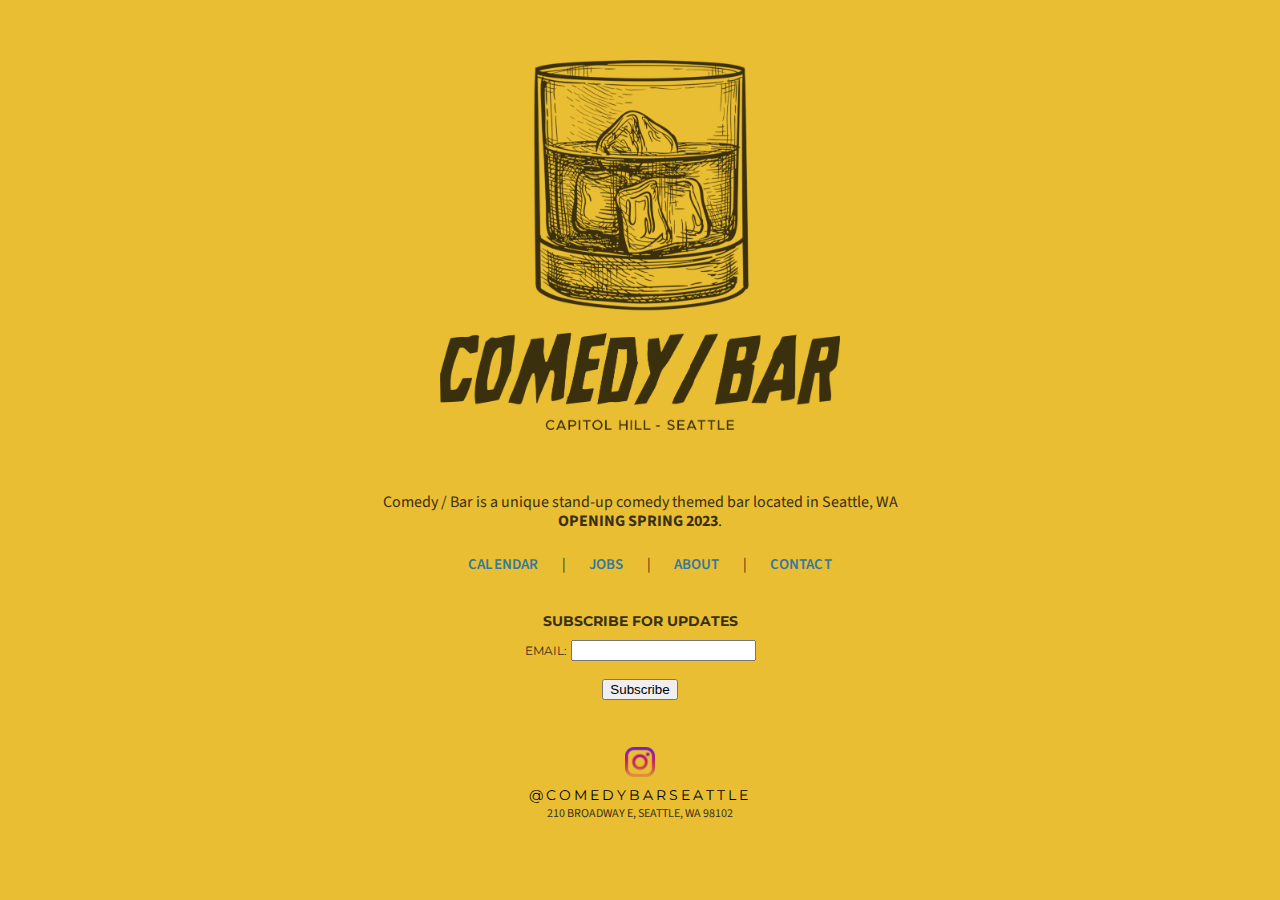
<file: index.html>
<!DOCTYPE html>
<html lang="en">
  <head>
    <meta charset="UTF-8">
    <meta name="viewport" content="width=device-width, initial-scale=1.0">
    <meta http-equiv="X-UA-Compatible" content="ie=edge">

    <!-- Primary Meta Tags -->
    <title>COMEDY BAR SEATTLE - STANDUP COMEDY IN THE HEART OF CAPITOL HILL</title>
    <meta name="title" content="COMEDY BAR SEATTLE">
    <meta name="description" content="Comedy Bar is a unique stand-up comedy themed bar located in Seattle, WA. It offers a lively atmosphere where patrons can enjoy a night of laughter and great drinks. With a focus on stand-up comedy performances by local comedians, Comedy Bar sets itself apart from traditional bars by offering live entertainment six nights a week. The bar serves an extensive selection of draft beer, wine, and delicious cocktails, making it the perfect spot for a night out with friends or a date. Whether you're in the mood for a craft cocktail or a cold beer, Comedy Bar has something for everyone.">

    <!-- Open Graph / Facebook -->
    <meta property="og:type" content="website">
    <meta property="og:url" content="http://comedybarseattle.com/">
    <meta property="og:title" content="COMEDY BAR SEATTLE">
    <meta property="og:description" content="Comedy Bar is a unique stand-up comedy themed bar located in Seattle, WA. It offers a lively atmosphere where patrons can enjoy a night of laughter and great drinks. With a focus on stand-up comedy performances by local comedians, Comedy Bar sets itself apart from traditional bars by offering live entertainment six nights a week. The bar serves an extensive selection of draft beer, wine, and delicious cocktails, making it the perfect spot for a night out with friends or a date. Whether you're in the mood for a craft cocktail or a cold beer, Comedy Bar has something for everyone.">
    <meta property="og:image" content="http://comedybarseattle.com/img/share.png">

    <!-- Twitter -->
    <meta property="twitter:card" content="summary_large_image">
    <meta property="twitter:url" content="http://comedybarseattle.com/">
    <meta property="twitter:title" content="COMEDY BAR SEATTLE">
    <meta property="twitter:description" content="Comedy Bar is a unique stand-up comedy themed bar located in Seattle, WA. It offers a lively atmosphere where patrons can enjoy a night of laughter and great drinks. With a focus on stand-up comedy performances by local comedians, Comedy Bar sets itself apart from traditional bars by offering live entertainment six nights a week. The bar serves an extensive selection of draft beer, wine, and delicious cocktails, making it the perfect spot for a night out with friends or a date. Whether you're in the mood for a craft cocktail or a cold beer, Comedy Bar has something for everyone.">
    <meta property="twitter:image" content="http://comedybarseattle.com/img/share.png">

    <link href="//cdn-images.mailchimp.com/embedcode/classic-071822.css" rel="stylesheet" type="text/css">
    <link rel="stylesheet" href="reset.css">
    <link rel="stylesheet" href="styles.css">
    <link rel="icon" type="image/x-icon" href="/favicon.ico">
    <link rel="preconnect" href="https://fonts.googleapis.com">
    <link rel="preconnect" href="https://fonts.gstatic.com" crossorigin>
    <link href="https://fonts.googleapis.com/css2?family=Source+Sans+Pro:wght@200;300;400;600;700&display=swap" rel="stylesheet">
    <link href="https://fonts.googleapis.com/css2?family=Montserrat:wght@100;200;300;400;500;600;700&display=swap" rel="stylesheet">
  </head>
  <body>
    <div id="wrapper">
      <div id="content">
        <a href="/">
          <img src="img/barlogo3.png" class="logo" alt="Bar Comedy - a STAND-UP COMEDY bar coming to capitol Hill" />
        </a>

        <header id="main_header">
          <div class="main_text">Comedy / Bar is a unique stand-up comedy themed bar located in Seattle, WA<br/><em>OPENING SPRING 2023</em>.</div>
          <br/>
          <nav id="main_navigation">
            <a href="/calendar">Calendar</a> |
            <a href="/jobs">Jobs</a>  |
            <a href="/about">About</a> |
            <a href="/contact">Contact</a>
          </nav>
        </header>

        <div id="newsletter">
          <!-- Begin Mailchimp Signup Form -->
          <style type="text/css">
          #mc_embed_signup{background:#eabe32; clear:left; font:14px Montserrat,sans-serif;  width:100%;}
          /* Add your own Mailchimp form style overrides in your site stylesheet or in this style block.
             We recommend moving this block and the preceding CSS link to the HEAD of your HTML file. */
          #email {width: 50%;}
          </style>
          <div id="mc_embed_signup">
            <form action="https://comedybarseattle.us21.list-manage.com/subscribe/post?u=e00a41326c7c52d89942d489b&amp;id=4c77145499&amp;f_id=002b89e1f0" method="post" id="mc-embedded-subscribe-form" name="mc-embedded-subscribe-form" class="validate" target="_blank" novalidate>
              <div id="mc_embed_signup_scroll">
                <div class="mc-field-group">
                  <div id="cta">Subscribe for Updates</div>
                  <label for="mce-EMAIL">Email:</label>
                  <input type="email" value="" name="EMAIL" class="required email" id="mce-EMAIL" required>
                </div>
                <div id="mce-responses" class="clear">
                  <div class="response" id="mce-error-response" style="display:none"></div>
                  <div class="response" id="mce-success-response" style="display:none"></div>
                </div>    <!-- real people should not fill this in and expect good things - do not remove this or risk form bot signups-->
                <div style="position: absolute; left: -5000px;" aria-hidden="true">
                  <input type="text" name="b_e00a41326c7c52d89942d489b_4c77145499" tabindex="-1" value="">
                </div>
                <br/>
                <div class="clear">
                  <input type="submit" value="Subscribe" name="subscribe" id="mc-embedded-subscribe" class="button">
                </div>
              </div>
            </form>
          </div>
          <script type='text/javascript' src='//s3.amazonaws.com/downloads.mailchimp.com/js/mc-validate.js'></script><script type='text/javascript'>(function($) {window.fnames = new Array(); window.ftypes = new Array();fnames[0]='EMAIL';ftypes[0]='email';fnames[1]='FNAME';ftypes[1]='text';fnames[2]='LNAME';ftypes[2]='text';fnames[3]='ADDRESS';ftypes[3]='address';fnames[4]='PHONE';ftypes[4]='phone';fnames[5]='BIRTHDAY';ftypes[5]='birthday';}(jQuery));var $mcj = jQuery.noConflict(true);</script>
          <!--End mc_embed_signup-->
        </div>


        <div id="social">
          <a href="http://instagram.com/comedybarseattle">
            <img src="img/insta.png" alt="COMEDY / BAR SEATTLE - STANDUP COMEDY IN THE HEART OF CAPITOL HILL"/><br/><span>@comedybarseattle</span>
          </a>
          <h5>210 BROADWAY E, SEATTLE, WA 98102</h5>
        </div>
      </div>
    </div>
  </body>
</html>
</file>
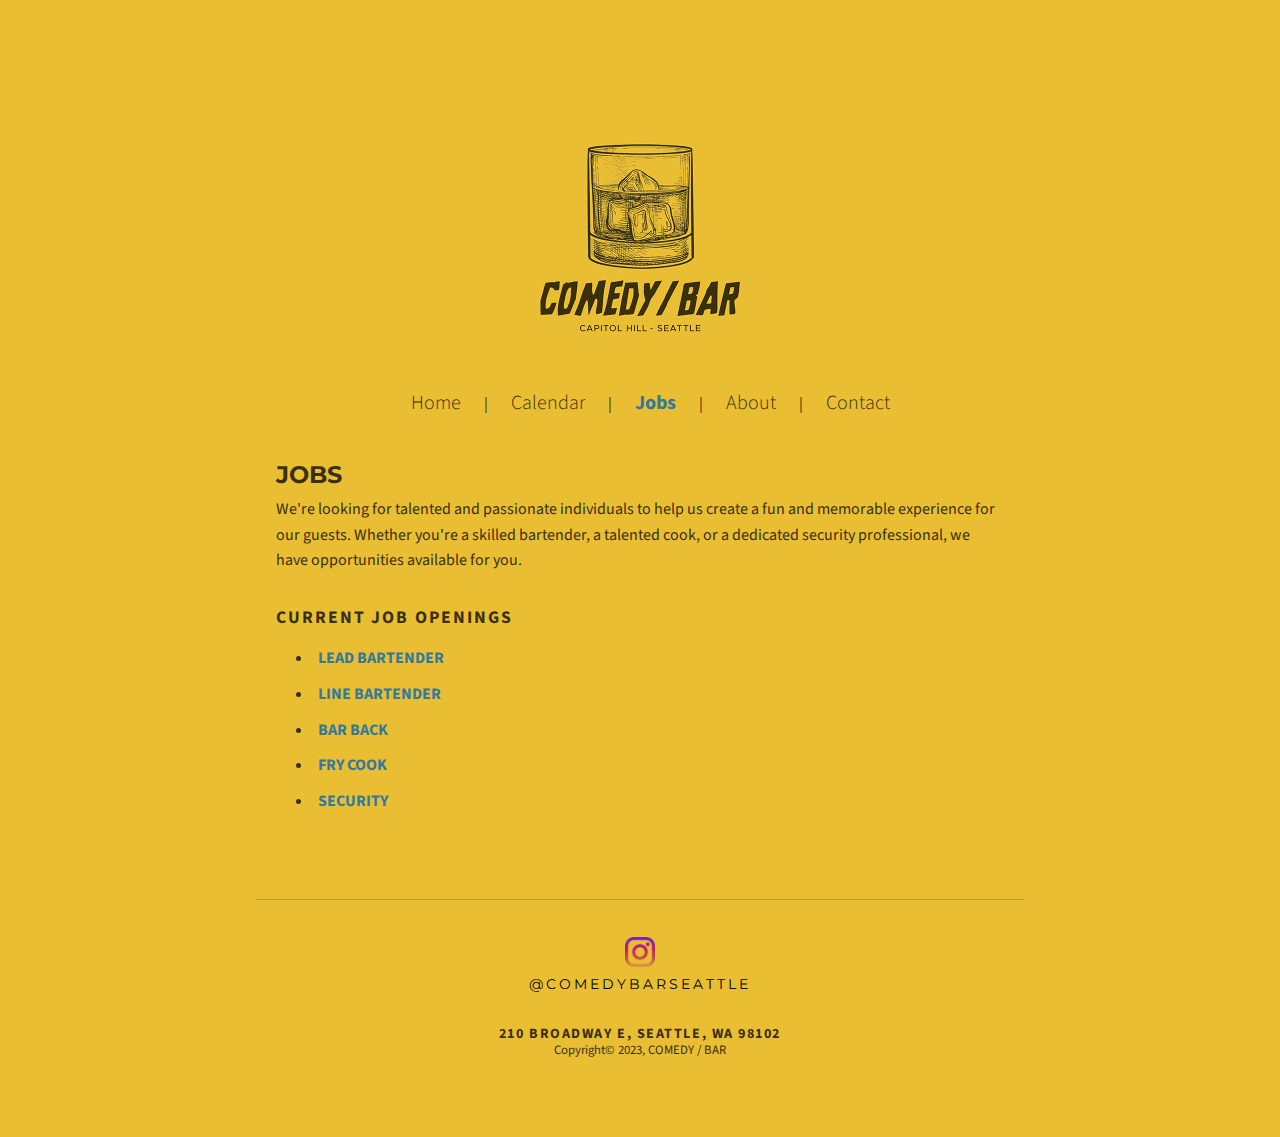
<file: jobs/index.html>
<!DOCTYPE html>
<html lang="en">
  <head>
    <meta charset="UTF-8">
    <meta name="viewport" content="width=device-width, initial-scale=1.0">
    <meta http-equiv="X-UA-Compatible" content="ie=edge">

    <!-- Primary Meta Tags -->
    <title>COMEDY BAR SEATTLE - STANDUP COMEDY IN THE HEART OF CAPITOL HILL</title>
    <meta name="title" content="COMEDY BAR SEATTLE">
    <meta name="description" content="Comedy Bar is a unique stand-up comedy themed bar located in Seattle, WA. It offers a lively atmosphere where patrons can enjoy a night of laughter and great drinks. With a focus on stand-up comedy performances by local comedians, Comedy Bar sets itself apart from traditional bars by offering live entertainment six nights a week. The bar serves an extensive selection of draft beer, wine, and delicious cocktails, making it the perfect spot for a night out with friends or a date. Whether you're in the mood for a craft cocktail or a cold beer, Comedy Bar has something for everyone.">

    <!-- Open Graph / Facebook -->
    <meta property="og:type" content="website">
    <meta property="og:url" content="http://comedybarseattle.com/">
    <meta property="og:title" content="COMEDY BAR SEATTLE">
    <meta property="og:description" content="Comedy Bar is a unique stand-up comedy themed bar located in Seattle, WA. It offers a lively atmosphere where patrons can enjoy a night of laughter and great drinks. With a focus on stand-up comedy performances by local comedians, Comedy Bar sets itself apart from traditional bars by offering live entertainment six nights a week. The bar serves an extensive selection of draft beer, wine, and delicious cocktails, making it the perfect spot for a night out with friends or a date. Whether you're in the mood for a craft cocktail or a cold beer, Comedy Bar has something for everyone.">
    <meta property="og:image" content="http://comedybarseattle.com/img/share.png">

    <!-- Twitter -->
    <meta property="twitter:card" content="summary_large_image">
    <meta property="twitter:url" content="http://comedybarseattle.com/">
    <meta property="twitter:title" content="COMEDY BAR SEATTLE">
    <meta property="twitter:description" content="Comedy Bar is a unique stand-up comedy themed bar located in Seattle, WA. It offers a lively atmosphere where patrons can enjoy a night of laughter and great drinks. With a focus on stand-up comedy performances by local comedians, Comedy Bar sets itself apart from traditional bars by offering live entertainment six nights a week. The bar serves an extensive selection of draft beer, wine, and delicious cocktails, making it the perfect spot for a night out with friends or a date. Whether you're in the mood for a craft cocktail or a cold beer, Comedy Bar has something for everyone.">
    <meta property="twitter:image" content="http://comedybarseattle.com/img/share.png">

    <link href="//cdn-images.mailchimp.com/embedcode/classic-071822.css" rel="stylesheet" type="text/css">
    <link rel="stylesheet" href="/reset.css">
    <link rel="stylesheet" href="/main.css">
    <link rel="icon" type="image/x-icon" href="/favicon.ico">
    <link rel="preconnect" href="https://fonts.googleapis.com">
    <link rel="preconnect" href="https://fonts.gstatic.com" crossorigin>
    <link href="https://fonts.googleapis.com/css2?family=Source+Sans+Pro:wght@200;300;400;600;700&display=swap" rel="stylesheet">
    <link href="https://fonts.googleapis.com/css2?family=Montserrat:wght@100;200;300;400;500;600;700&display=swap" rel="stylesheet">
  </head>
  <body>

    <div id="wrapper">
      <div id="content">
        <header id="main_header">

          <div id="main_logo">
            <a href="/"><img src="/img/bar_web2.jpg"  alt="Bar Comedy - a STAND-UP COMEDY bar coming to capitol Hill" /></a>
          </div>

          <nav id="main_navigation">
            <a href="/" class="sans">Home</a> |
            <a href="/calendar">Calendar</a> |
            <a href="/jobs" class="current">Jobs</a>  |
            <a href="/about">About</a> |
            <a href="/contact">Contact</a>
          </nav>
        </header>

        <section>
          <h2>JOBS</h2>
          <p>We're looking for talented and passionate individuals to help us create a fun and memorable experience for our guests. Whether you're a skilled bartender, a talented cook, or a dedicated security professional, we have opportunities available for you.</p>
          <h5>Current Job Openings</h5>
          <ul>
            <li><a href="/jobs/lead-bartender" class="blue bold">Lead Bartender</a></li>
            <li><a href="/jobs/bartender" class="blue bold">Line Bartender</a></li>
            <li><a href="/jobs/bar-back" class="blue bold">Bar Back</a></li>
            <li><a href="/jobs/cook" class="blue bold">Fry Cook</a></li>
            <li><a href="/jobs/security" class="blue bold">Security</a></li>
          </ul>
        </section>
        <footer>
          <div id="social">
            <a href="http://instagram.com/comedybarseattle">
              <img src="/img/insta.png" alt="COMEDY / BAR SEATTLE - STANDUP COMEDY IN THE HEART OF CAPITOL HILL"/><br/><span>@comedybarseattle</span>
            </a>
            <h5>210 BROADWAY E, SEATTLE, WA 98102</h5>
          </div>
          Copyright&copy; 2023, COMEDY / BAR
        </footer>
      </div>
    </div>

  </body>
</html>
</file>
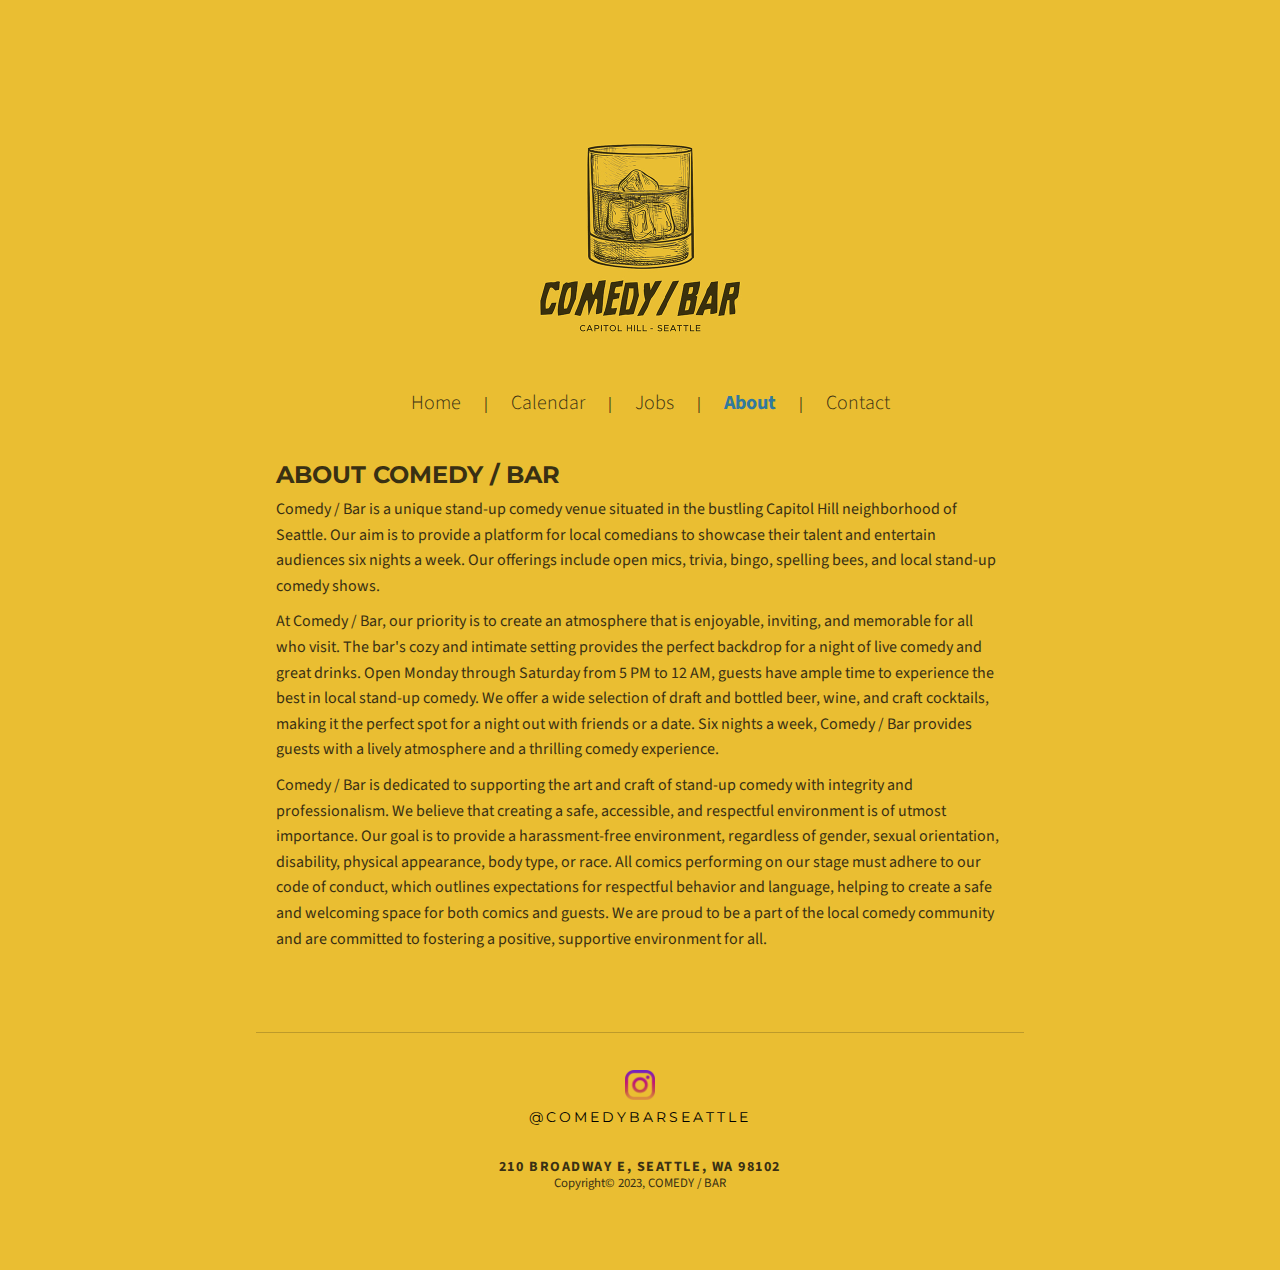
<file: about.html>
<!DOCTYPE html>
<html lang="en">
  <head>
    <meta charset="UTF-8">
    <meta name="viewport" content="width=device-width, initial-scale=1.0">
    <meta http-equiv="X-UA-Compatible" content="ie=edge">

    <!-- Primary Meta Tags -->
    <title>COMEDY BAR SEATTLE - STANDUP COMEDY IN THE HEART OF CAPITOL HILL</title>
    <meta name="title" content="COMEDY BAR SEATTLE">
    <meta name="description" content="Comedy Bar is a unique stand-up comedy themed bar located in Seattle, WA. It offers a lively atmosphere where patrons can enjoy a night of laughter and great drinks. With a focus on stand-up comedy performances by local comedians, Comedy Bar sets itself apart from traditional bars by offering live entertainment six nights a week. The bar serves an extensive selection of draft beer, wine, and delicious cocktails, making it the perfect spot for a night out with friends or a date. Whether you're in the mood for a craft cocktail or a cold beer, Comedy Bar has something for everyone.">

    <!-- Open Graph / Facebook -->
    <meta property="og:type" content="website">
    <meta property="og:url" content="http://comedybarseattle.com/">
    <meta property="og:title" content="COMEDY BAR SEATTLE">
    <meta property="og:description" content="Comedy Bar is a unique stand-up comedy themed bar located in Seattle, WA. It offers a lively atmosphere where patrons can enjoy a night of laughter and great drinks. With a focus on stand-up comedy performances by local comedians, Comedy Bar sets itself apart from traditional bars by offering live entertainment six nights a week. The bar serves an extensive selection of draft beer, wine, and delicious cocktails, making it the perfect spot for a night out with friends or a date. Whether you're in the mood for a craft cocktail or a cold beer, Comedy Bar has something for everyone.">
    <meta property="og:image" content="http://comedybarseattle.com/img/share.png">

    <!-- Twitter -->
    <meta property="twitter:card" content="summary_large_image">
    <meta property="twitter:url" content="http://comedybarseattle.com/">
    <meta property="twitter:title" content="COMEDY BAR SEATTLE">
    <meta property="twitter:description" content="Comedy Bar is a unique stand-up comedy themed bar located in Seattle, WA. It offers a lively atmosphere where patrons can enjoy a night of laughter and great drinks. With a focus on stand-up comedy performances by local comedians, Comedy Bar sets itself apart from traditional bars by offering live entertainment six nights a week. The bar serves an extensive selection of draft beer, wine, and delicious cocktails, making it the perfect spot for a night out with friends or a date. Whether you're in the mood for a craft cocktail or a cold beer, Comedy Bar has something for everyone.">
    <meta property="twitter:image" content="http://comedybarseattle.com/img/share.png">

    <link href="//cdn-images.mailchimp.com/embedcode/classic-071822.css" rel="stylesheet" type="text/css">
    <link rel="stylesheet" href="/reset.css">
    <link rel="stylesheet" href="/main.css">
    <link rel="icon" type="image/x-icon" href="/favicon.ico">
    <link rel="preconnect" href="https://fonts.googleapis.com">
    <link rel="preconnect" href="https://fonts.gstatic.com" crossorigin>
    <link href="https://fonts.googleapis.com/css2?family=Source+Sans+Pro:wght@200;300;400;600;700&display=swap" rel="stylesheet">
    <link href="https://fonts.googleapis.com/css2?family=Montserrat:wght@100;200;300;400;500;600;700&display=swap" rel="stylesheet">
  </head>
  <body>

    <div id="wrapper">
      <div id="content">
        <header id="main_header">

          <div id="main_logo">
            <a href="/"><img src="/img/bar_web2.jpg"  alt="Bar Comedy - a STAND-UP COMEDY bar coming to capitol Hill" /></a>
          </div>

          <nav id="main_navigation">
            <a href="/" class="sans">Home</a> |
            <a href="/calendar">Calendar</a> |
            <a href="/jobs">Jobs</a>  |
            <a href="/about"  class="current">About</a> |
            <a href="/contact">Contact</a>
          </nav>
        </header>

        <section>
          <h2>ABOUT COMEDY / BAR</h2>
          <p>Comedy / Bar is a unique stand-up comedy venue situated in the bustling Capitol Hill neighborhood of Seattle. Our aim is to provide a platform for local comedians to showcase their talent and entertain audiences six nights a week. Our offerings include open mics, trivia, bingo, spelling bees, and local stand-up comedy shows.</p>  

          <p>At Comedy / Bar, our priority is to create an atmosphere that is enjoyable, inviting, and memorable for all who visit. The bar's cozy and intimate setting provides the perfect backdrop for a night of live comedy and great drinks. Open Monday through Saturday from 5 PM to 12 AM, guests have ample time to experience the best in local stand-up comedy. We offer a wide selection of draft and bottled beer, wine, and craft cocktails, making it the perfect spot for a night out with friends or a date. Six nights a week, Comedy / Bar provides guests with a lively atmosphere and a thrilling comedy experience.</p>

          <p>Comedy / Bar is dedicated to supporting the art and craft of stand-up comedy with integrity and professionalism. We believe that creating a safe, accessible, and respectful environment is of utmost importance. Our goal is to provide a harassment-free environment, regardless of gender, sexual orientation, disability, physical appearance, body type, or race. All comics performing on our stage must adhere to our code of conduct, which outlines expectations for respectful behavior and language, helping to create a safe and welcoming space for both comics and guests. We are proud to be a part of the local comedy community and are committed to fostering a positive, supportive environment for all.</p>
        </section>

        <footer>
          <div id="social">
            <a href="http://instagram.com/comedybarseattle">
              <img src="/img/insta.png" alt="COMEDY / BAR SEATTLE - STANDUP COMEDY IN THE HEART OF CAPITOL HILL"/><br/><span>@comedybarseattle</span>
            </a>
            <h5>210 BROADWAY E, SEATTLE, WA 98102</h5>
          </div>
          Copyright&copy; 2023, COMEDY / BAR
        </footer>
      </div>
    </div>

  </body>
</html>
</file>
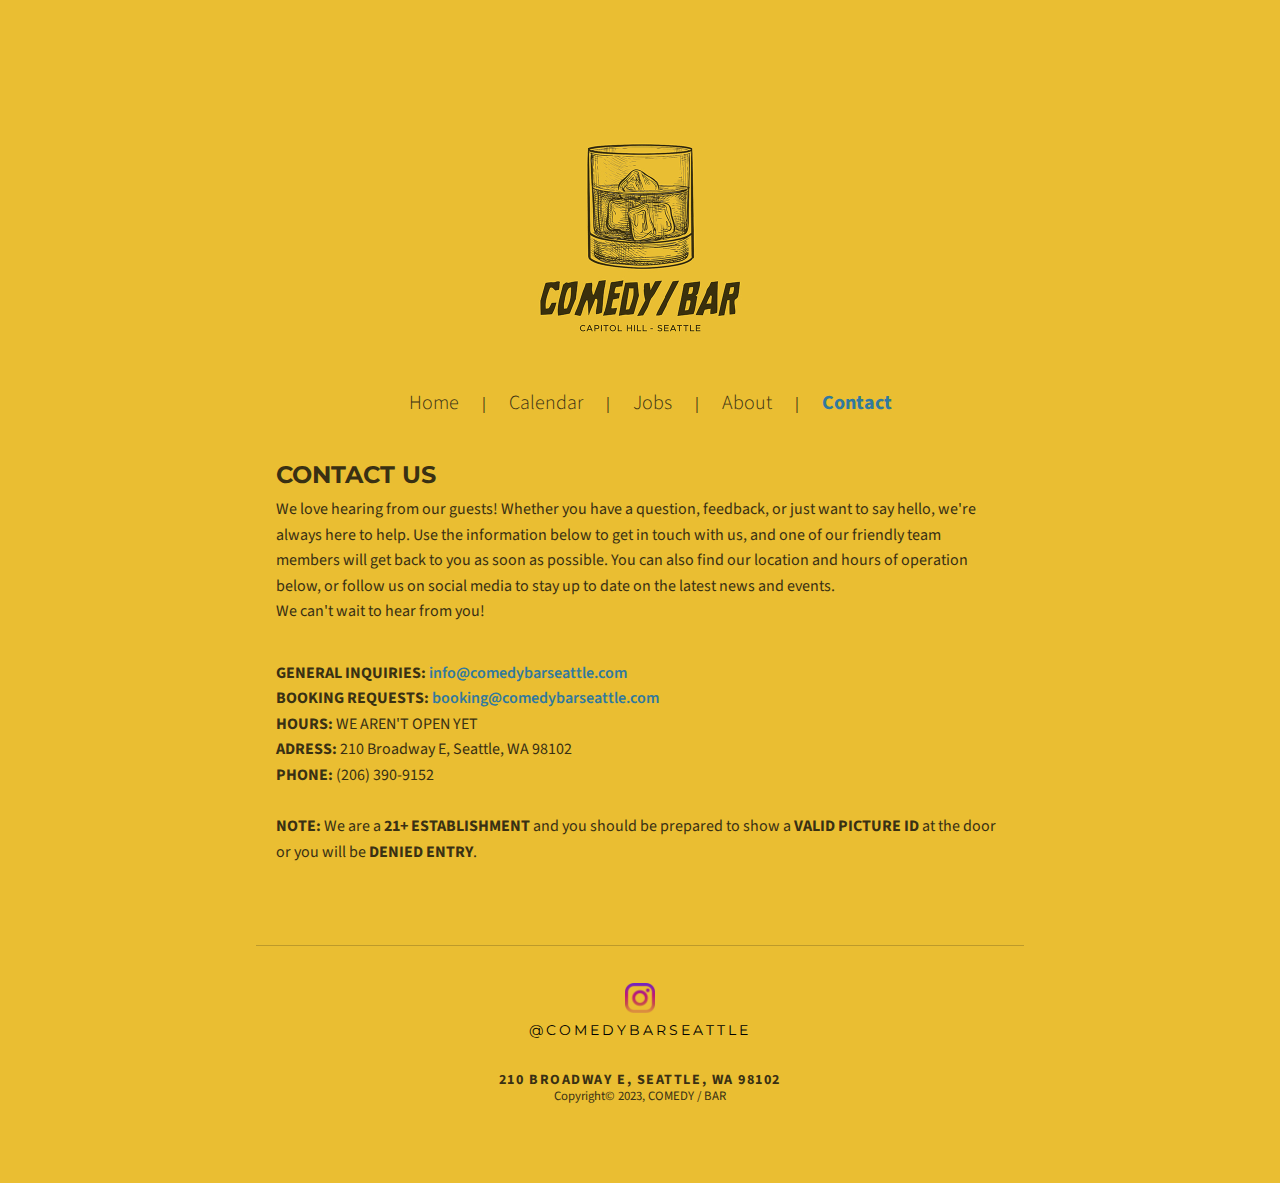
<file: contact.html>
<!DOCTYPE html>
<html lang="en">
  <head>
    <meta charset="UTF-8">
    <meta name="viewport" content="width=device-width, initial-scale=1.0">
    <meta http-equiv="X-UA-Compatible" content="ie=edge">

    <!-- Primary Meta Tags -->
    <title>COMEDY BAR SEATTLE - STANDUP COMEDY IN THE HEART OF CAPITOL HILL</title>
    <meta name="title" content="COMEDY BAR SEATTLE">
    <meta name="description" content="Comedy Bar is a unique stand-up comedy themed bar located in Seattle, WA. It offers a lively atmosphere where patrons can enjoy a night of laughter and great drinks. With a focus on stand-up comedy performances by local comedians, Comedy Bar sets itself apart from traditional bars by offering live entertainment six nights a week. The bar serves an extensive selection of draft beer, wine, and delicious cocktails, making it the perfect spot for a night out with friends or a date. Whether you're in the mood for a craft cocktail or a cold beer, Comedy Bar has something for everyone.">

    <!-- Open Graph / Facebook -->
    <meta property="og:type" content="website">
    <meta property="og:url" content="http://comedybarseattle.com/">
    <meta property="og:title" content="COMEDY BAR SEATTLE">
    <meta property="og:description" content="Comedy Bar is a unique stand-up comedy themed bar located in Seattle, WA. It offers a lively atmosphere where patrons can enjoy a night of laughter and great drinks. With a focus on stand-up comedy performances by local comedians, Comedy Bar sets itself apart from traditional bars by offering live entertainment six nights a week. The bar serves an extensive selection of draft beer, wine, and delicious cocktails, making it the perfect spot for a night out with friends or a date. Whether you're in the mood for a craft cocktail or a cold beer, Comedy Bar has something for everyone.">
    <meta property="og:image" content="http://comedybarseattle.com/img/share.png">

    <!-- Twitter -->
    <meta property="twitter:card" content="summary_large_image">
    <meta property="twitter:url" content="http://comedybarseattle.com/">
    <meta property="twitter:title" content="COMEDY BAR SEATTLE">
    <meta property="twitter:description" content="Comedy Bar is a unique stand-up comedy themed bar located in Seattle, WA. It offers a lively atmosphere where patrons can enjoy a night of laughter and great drinks. With a focus on stand-up comedy performances by local comedians, Comedy Bar sets itself apart from traditional bars by offering live entertainment six nights a week. The bar serves an extensive selection of draft beer, wine, and delicious cocktails, making it the perfect spot for a night out with friends or a date. Whether you're in the mood for a craft cocktail or a cold beer, Comedy Bar has something for everyone.">
    <meta property="twitter:image" content="http://comedybarseattle.com/img/share.png">

    <link href="//cdn-images.mailchimp.com/embedcode/classic-071822.css" rel="stylesheet" type="text/css">
    <link rel="stylesheet" href="/reset.css">
    <link rel="stylesheet" href="/main.css">
    <link rel="icon" type="image/x-icon" href="/favicon.ico">
    <link rel="preconnect" href="https://fonts.googleapis.com">
    <link rel="preconnect" href="https://fonts.gstatic.com" crossorigin>
    <link href="https://fonts.googleapis.com/css2?family=Source+Sans+Pro:wght@200;300;400;600;700&display=swap" rel="stylesheet">
    <link href="https://fonts.googleapis.com/css2?family=Montserrat:wght@100;200;300;400;500;600;700&display=swap" rel="stylesheet">
  </head>
  <body>

    <div id="wrapper">
      <div id="content">
        <header id="main_header">

          <div id="main_logo">
            <a href="/"><img src="/img/bar_web2.jpg"  alt="Bar Comedy - a STAND-UP COMEDY bar coming to capitol Hill" /></a>
          </div>

          <nav id="main_navigation">
            <a href="/" class="sans">Home</a> |
            <a href="/calendar">Calendar</a> |
            <a href="/jobs">Jobs</a>  |
            <a href="/about">About</a> |
            <a href="/contact"  class="current">Contact</a>
          </nav>
        </header>

        <section>
          <h2>CONTACT US</h2>
          <p>We love hearing from our guests! Whether you have a question, feedback, or just want to say hello, we're always here to help. Use the information below to get in touch with us, and one of our friendly team members will get back to you as soon as possible. You can also find our location and hours of operation below, or follow us on social media to stay up to date on the latest news and events.<br/>We can't wait to hear from you!</p>
          <p>
            <br/><em>General Inquiries:</em> <a href="mailto: info@comedybarseattle.com">info@comedybarseattle.com</a><br/>
            <em>Booking Requests:</em> <a href="mailto: booking@comedybarseattle.com">booking@comedybarseattle.com</a><br/>
            <em>Hours:</em> WE AREN'T OPEN YET<br/>
            <em>Adress:</em> 210 Broadway E, Seattle, WA 98102<br/>
            <em>Phone:</em> (206) 390-9152<br/><br/>
            <em>Note:</em> We are a <em>21+ establishment</em> and you should be prepared to show a <em>valid picture ID</em> at the door or you will be <em>denied entry</em>.<br/>
          </p>
        </section>
        <footer>
          <div id="social">
            <a href="http://instagram.com/comedybarseattle">
              <img src="img/insta.png" alt="COMEDY / BAR SEATTLE - STANDUP COMEDY IN THE HEART OF CAPITOL HILL"/><br/><span>@comedybarseattle</span>
            </a>
          </div>
          <h5>210 BROADWAY E, SEATTLE, WA 98102</h5>
          Copyright&copy; 2023, COMEDY / BAR
        </footer>
      </div>
    </div>

  </body>
</html>
</file>
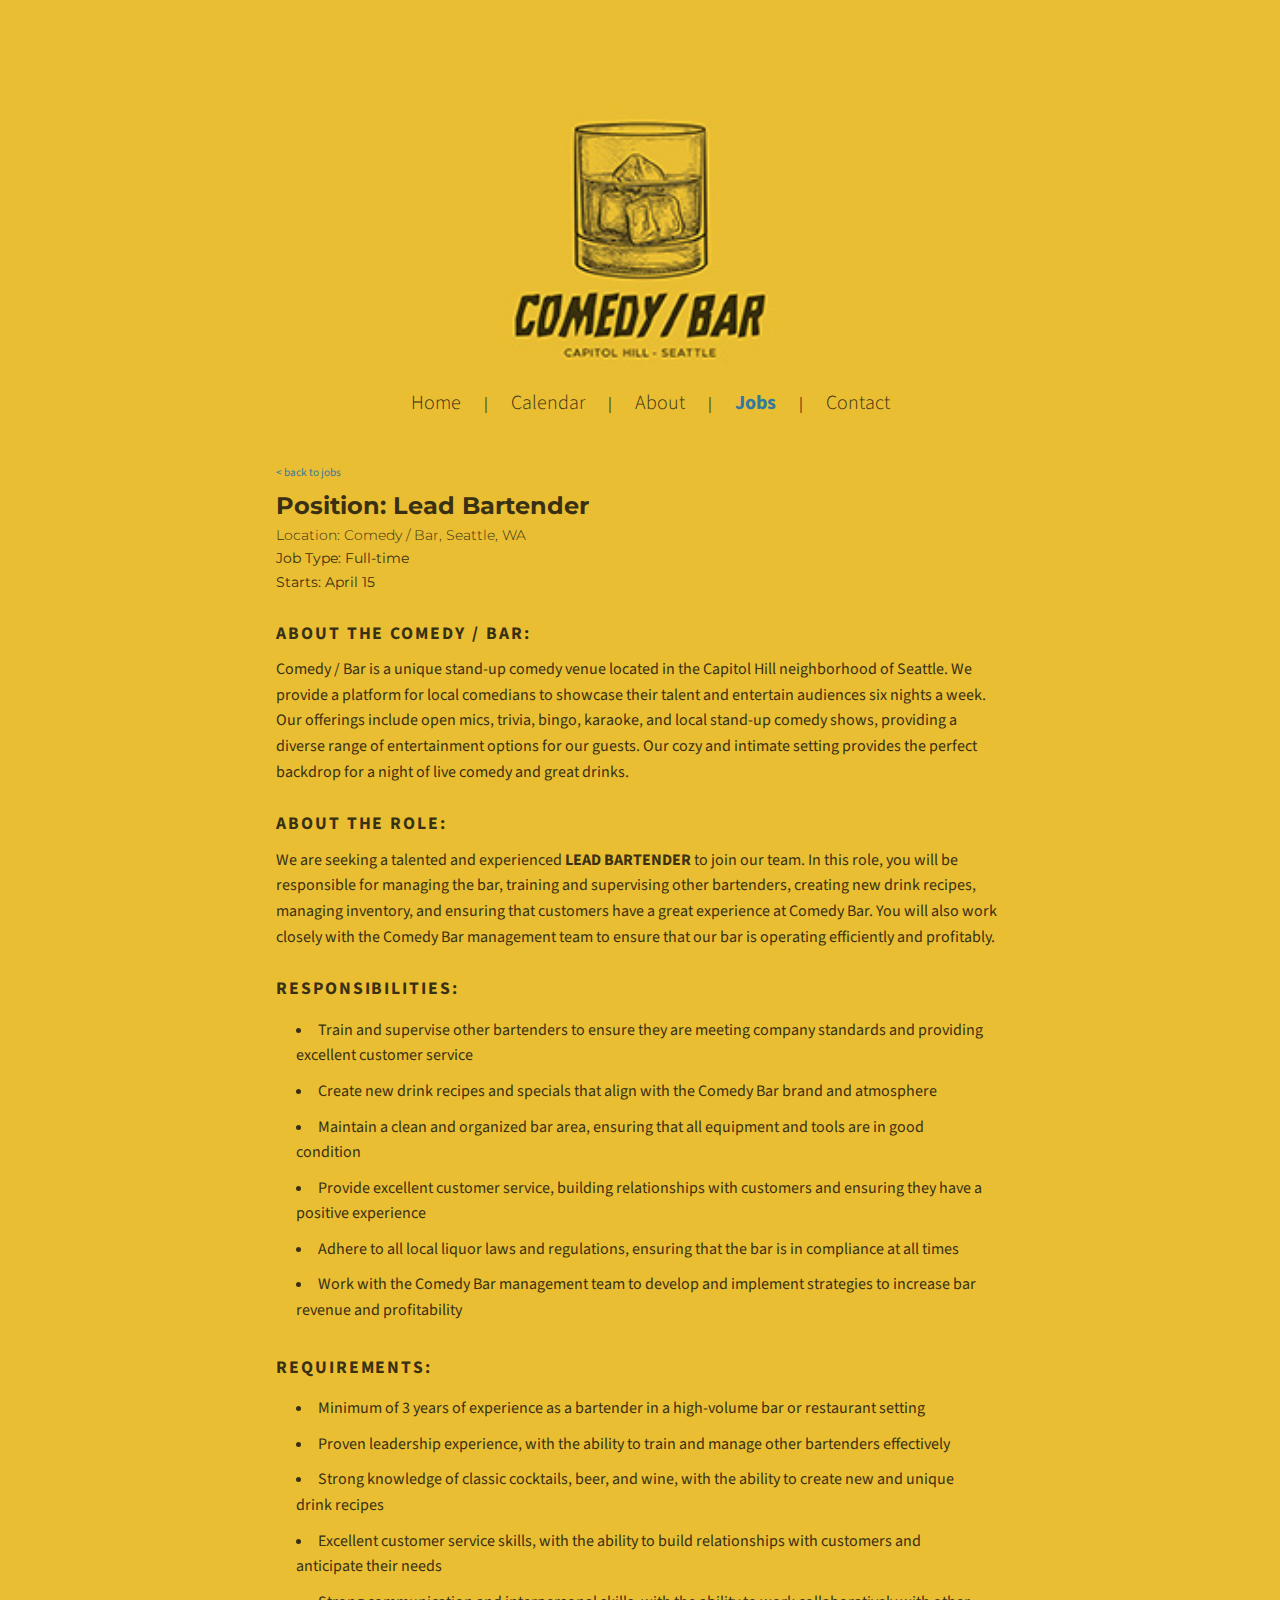
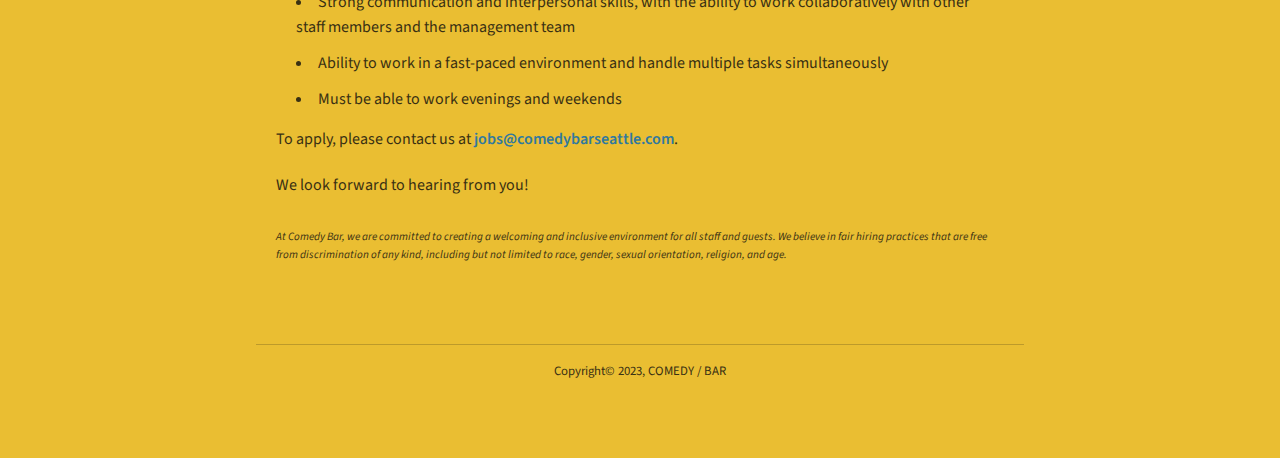
<file: jobs.lead-bartender.html>
<!DOCTYPE html>
<html lang="en">
  <head>
    <meta charset="UTF-8">
    <meta name="viewport" content="width=device-width, initial-scale=1.0">
    <meta http-equiv="X-UA-Compatible" content="ie=edge">

    <!-- Primary Meta Tags -->
    <title>COMEDY BAR SEATTLE - STANDUP COMEDY IN THE HEART OF CAPITOL HILL</title>
    <meta name="title" content="COMEDY BAR SEATTLE">
    <meta name="description" content="Comedy Bar is a unique stand-up comedy themed bar located in Seattle, WA. It offers a lively atmosphere where patrons can enjoy a night of laughter and great drinks. With a focus on stand-up comedy performances by local comedians, Comedy Bar sets itself apart from traditional bars by offering live entertainment six nights a week. The bar serves an extensive selection of draft beer, wine, and delicious cocktails, making it the perfect spot for a night out with friends or a date. Whether you're in the mood for a craft cocktail or a cold beer, Comedy Bar has something for everyone.">

    <!-- Open Graph / Facebook -->
    <meta property="og:type" content="website">
    <meta property="og:url" content="http://comedybarseattle.com/">
    <meta property="og:title" content="COMEDY BAR SEATTLE">
    <meta property="og:description" content="Comedy Bar is a unique stand-up comedy themed bar located in Seattle, WA. It offers a lively atmosphere where patrons can enjoy a night of laughter and great drinks. With a focus on stand-up comedy performances by local comedians, Comedy Bar sets itself apart from traditional bars by offering live entertainment six nights a week. The bar serves an extensive selection of draft beer, wine, and delicious cocktails, making it the perfect spot for a night out with friends or a date. Whether you're in the mood for a craft cocktail or a cold beer, Comedy Bar has something for everyone.">
    <meta property="og:image" content="http://comedybarseattle.com/img/barlogo3.png">

    <!-- Twitter -->
    <meta property="twitter:card" content="summary_large_image">
    <meta property="twitter:url" content="http://comedybarseattle.com/">
    <meta property="twitter:title" content="COMEDY BAR SEATTLE">
    <meta property="twitter:description" content="Comedy Bar is a unique stand-up comedy themed bar located in Seattle, WA. It offers a lively atmosphere where patrons can enjoy a night of laughter and great drinks. With a focus on stand-up comedy performances by local comedians, Comedy Bar sets itself apart from traditional bars by offering live entertainment six nights a week. The bar serves an extensive selection of draft beer, wine, and delicious cocktails, making it the perfect spot for a night out with friends or a date. Whether you're in the mood for a craft cocktail or a cold beer, Comedy Bar has something for everyone.">
    <meta property="twitter:image" content="http://comedybarseattle.com/img/barlogo3.png">

    <link href="//cdn-images.mailchimp.com/embedcode/classic-071822.css" rel="stylesheet" type="text/css">
    <link rel="stylesheet" href="reset.css">
    <link rel="stylesheet" href="main.css">
    <link rel="icon" type="image/x-icon" href="/favicon.ico">
    <link rel="preconnect" href="https://fonts.googleapis.com">
    <link rel="preconnect" href="https://fonts.gstatic.com" crossorigin>
    <link href="https://fonts.googleapis.com/css2?family=Source+Sans+Pro:wght@200;300;400;600;700&display=swap" rel="stylesheet">
    <link href="https://fonts.googleapis.com/css2?family=Montserrat:wght@100;200;300;400;500;600;700&display=swap" rel="stylesheet">
  </head>
  <body>

    <div id="wrapper">
      <div id="content">
        <header id="main_header">

          <div id="main_logo">
            <img src="img/bar_web.jpg"  alt="Bar Comedy - a STAND-UP COMEDY bar coming to capitol Hill" />
          </div>


          <nav id="main_navigation">
            <a href="/" class="sans">Home</a> |
            <a href="/calendar">Calendar</a> |
            <a href="/about">About</a> |
            <a href="/jobs" class="current">Jobs</a>  |
            <a href="/contact">Contact</a>
          </nav>
        </header>

        <section>
          <nav id="main_breadcrumb">
            <a href="/jobs/">< back to jobs</a>
          </nav>
          <h2>Position: Lead Bartender</h2>
          <h3>Location: Comedy / Bar, Seattle, WA</h3>
          <h4>Job Type: Full-time</h4>
          <h4>Starts: April 15</h4>
          <h5>About the Comedy / Bar:</h5>
          <p>Comedy / Bar is a unique stand-up comedy venue located in the Capitol Hill neighborhood of Seattle. We provide a platform for local comedians to showcase their talent and entertain audiences six nights a week. Our offerings include open mics, trivia, bingo, karaoke, and local stand-up comedy shows, providing a diverse range of entertainment options for our guests. Our cozy and intimate setting provides the perfect backdrop for a night of live comedy and great drinks.</p>
          <h5>About the Role:</h5>
          <p>We are seeking a talented and experienced <em>Lead Bartender</em> to join our team. In this role, you will be responsible for managing the bar, training and supervising other bartenders, creating new drink recipes, managing inventory, and ensuring that customers have a great experience at Comedy Bar. You will also work closely with the Comedy Bar management team to ensure that our bar is operating efficiently and profitably.</p>
          <h5>Responsibilities:</h5>
          <ul>
            <li>Train and supervise other bartenders to ensure they are meeting company standards and providing excellent customer service</li>
            <li>Create new drink recipes and specials that align with the Comedy Bar brand and atmosphere</li>
            <li>Maintain a clean and organized bar area, ensuring that all equipment and tools are in good condition</li>
            <li>Provide excellent customer service, building relationships with customers and ensuring they have a positive experience</li>
            <li>Adhere to all local liquor laws and regulations, ensuring that the bar is in compliance at all times</li>
            <li>Work with the Comedy Bar management team to develop and implement strategies to increase bar revenue and profitability</li>
          </ul>
          <h5>Requirements:</h5>
          <ul>
            <li>Minimum of 3 years of experience as a bartender in a high-volume bar or restaurant setting</li>
            <li>Proven leadership experience, with the ability to train and manage other bartenders effectively</li>
            <li>Strong knowledge of classic cocktails, beer, and wine, with the ability to create new and unique drink recipes</li>
            <li>Excellent customer service skills, with the ability to build relationships with customers and anticipate their needs</li>
            <li>Strong communication and interpersonal skills, with the ability to work collaboratively with other staff members and the management team</li>
            <li>Ability to work in a fast-paced environment and handle multiple tasks simultaneously</li>
            <li>Must be able to work evenings and weekends</li>
          </ul>
          <p>
            To apply, please contact us at <a href="mailto: jobs@comedybarseattle.com">jobs@comedybarseattle.com</a>.
          </p>
          <p class="thanks">
            We look forward to hearing from you!
          </p>
          <p class="note">
            At Comedy Bar, we are committed to creating a welcoming and inclusive environment for all staff and guests. We believe in fair hiring practices that are free from discrimination of any kind, including but not limited to race, gender, sexual orientation, religion, and age.
          </p>
        </section>
        <footer>
          Copyright&copy; 2023, COMEDY / BAR
        </footer>
      </div>
    </div>

  </body>
</html>
</file>
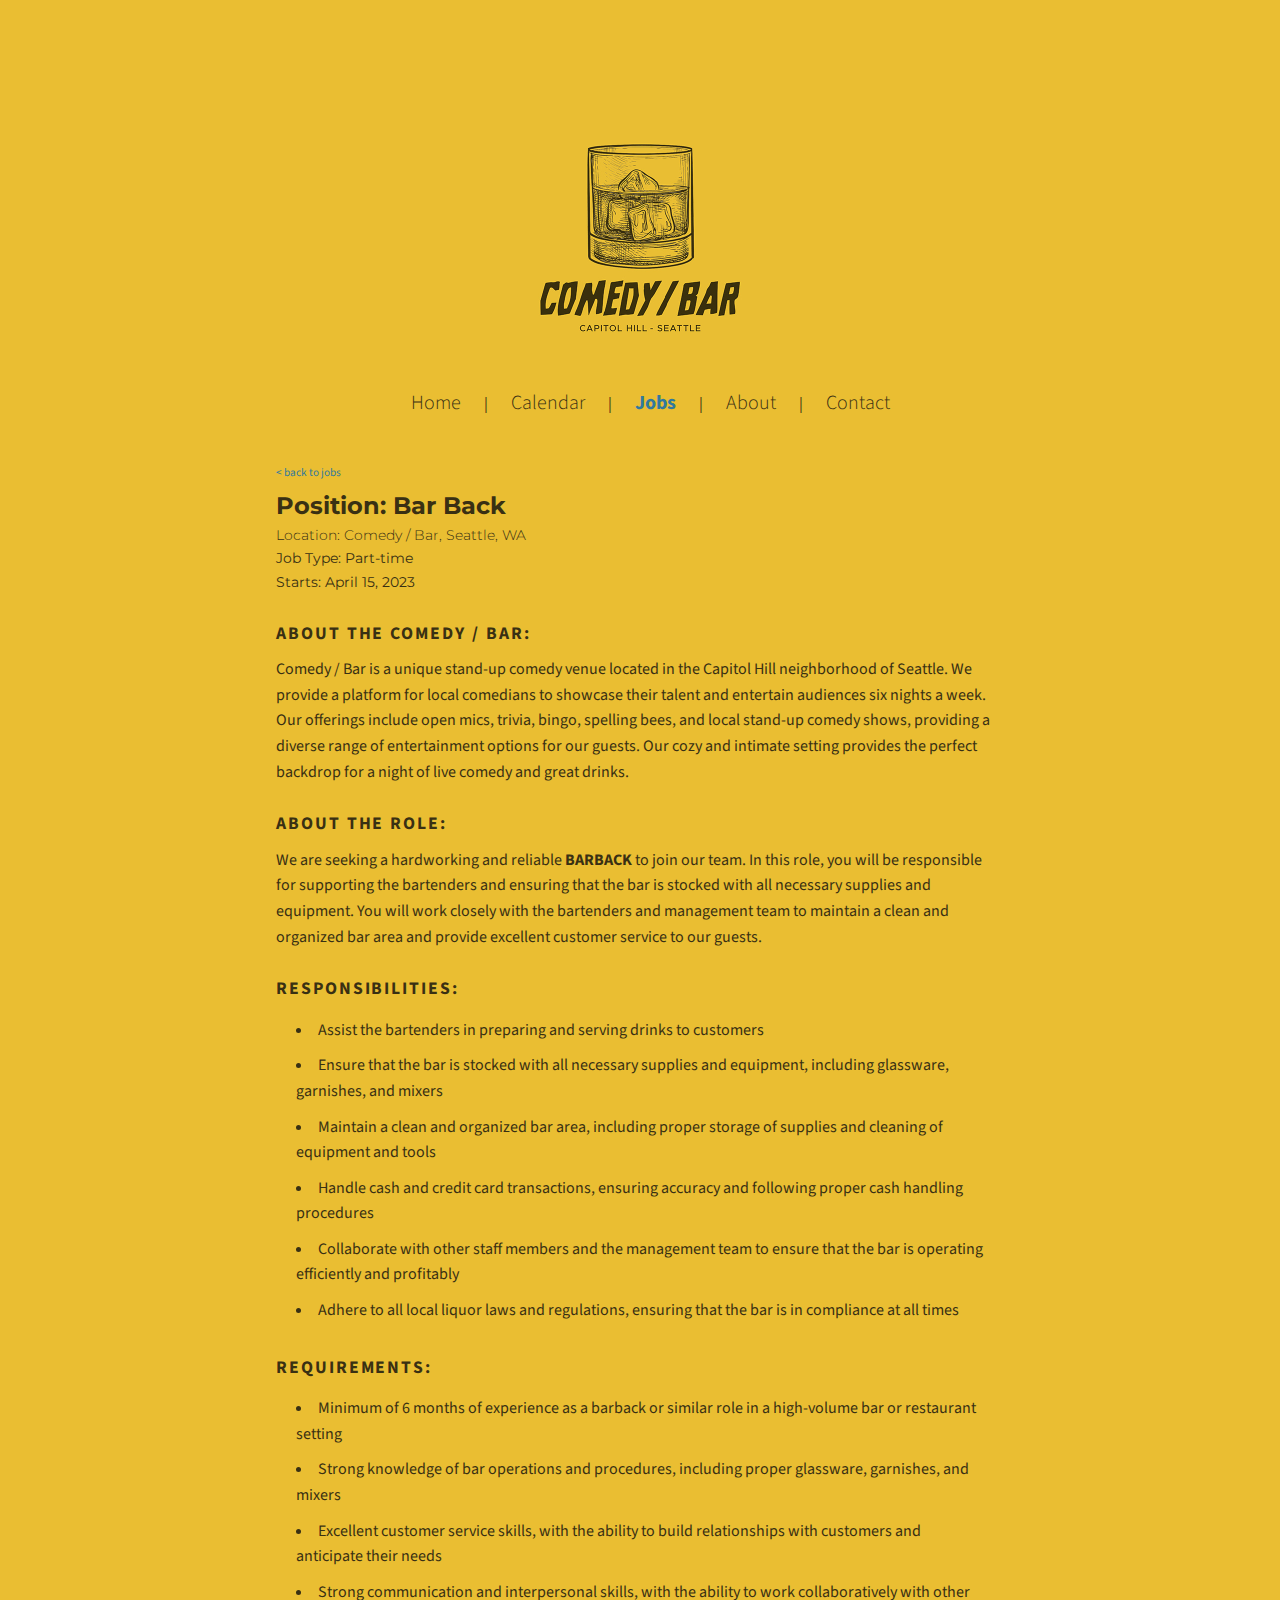
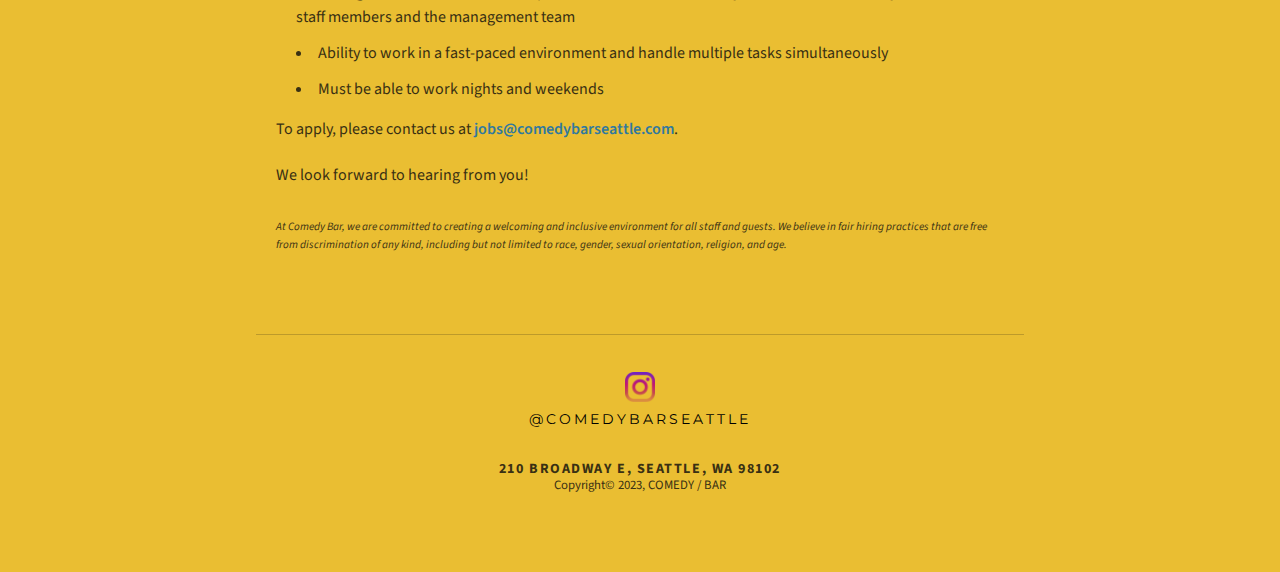
<file: jobs/bar-back.html>
<!DOCTYPE html>
<html lang="en">
  <head>
    <meta charset="UTF-8">
    <meta name="viewport" content="width=device-width, initial-scale=1.0">
    <meta http-equiv="X-UA-Compatible" content="ie=edge">

    <!-- Primary Meta Tags -->
    <title>COMEDY BAR SEATTLE - STANDUP COMEDY IN THE HEART OF CAPITOL HILL</title>
    <meta name="title" content="COMEDY BAR SEATTLE">
    <meta name="description" content="Comedy Bar is a unique stand-up comedy themed bar located in Seattle, WA. It offers a lively atmosphere where patrons can enjoy a night of laughter and great drinks. With a focus on stand-up comedy performances by local comedians, Comedy Bar sets itself apart from traditional bars by offering live entertainment six nights a week. The bar serves an extensive selection of draft beer, wine, and delicious cocktails, making it the perfect spot for a night out with friends or a date. Whether you're in the mood for a craft cocktail or a cold beer, Comedy Bar has something for everyone.">

    <!-- Open Graph / Facebook -->
    <meta property="og:type" content="website">
    <meta property="og:url" content="http://comedybarseattle.com/">
    <meta property="og:title" content="COMEDY BAR SEATTLE">
    <meta property="og:description" content="Comedy Bar is a unique stand-up comedy themed bar located in Seattle, WA. It offers a lively atmosphere where patrons can enjoy a night of laughter and great drinks. With a focus on stand-up comedy performances by local comedians, Comedy Bar sets itself apart from traditional bars by offering live entertainment six nights a week. The bar serves an extensive selection of draft beer, wine, and delicious cocktails, making it the perfect spot for a night out with friends or a date. Whether you're in the mood for a craft cocktail or a cold beer, Comedy Bar has something for everyone.">
    <meta property="og:image" content="http://comedybarseattle.com/img/share.png">

    <!-- Twitter -->
    <meta property="twitter:card" content="summary_large_image">
    <meta property="twitter:url" content="http://comedybarseattle.com/">
    <meta property="twitter:title" content="COMEDY BAR SEATTLE">
    <meta property="twitter:description" content="Comedy Bar is a unique stand-up comedy themed bar located in Seattle, WA. It offers a lively atmosphere where patrons can enjoy a night of laughter and great drinks. With a focus on stand-up comedy performances by local comedians, Comedy Bar sets itself apart from traditional bars by offering live entertainment six nights a week. The bar serves an extensive selection of draft beer, wine, and delicious cocktails, making it the perfect spot for a night out with friends or a date. Whether you're in the mood for a craft cocktail or a cold beer, Comedy Bar has something for everyone.">
    <meta property="twitter:image" content="http://comedybarseattle.com/img/share.png">

    <link href="//cdn-images.mailchimp.com/embedcode/classic-071822.css" rel="stylesheet" type="text/css">
    <link rel="stylesheet" href="/reset.css">
    <link rel="stylesheet" href="/main.css">
    <link rel="icon" type="image/x-icon" href="/favicon.ico">
    <link rel="preconnect" href="https://fonts.googleapis.com">
    <link rel="preconnect" href="https://fonts.gstatic.com" crossorigin>
    <link href="https://fonts.googleapis.com/css2?family=Source+Sans+Pro:wght@200;300;400;600;700&display=swap" rel="stylesheet">
    <link href="https://fonts.googleapis.com/css2?family=Montserrat:wght@100;200;300;400;500;600;700&display=swap" rel="stylesheet">
  </head>
  <body>

    <div id="wrapper">
      <div id="content">
        <header id="main_header">

          <div id="main_logo">
            <a href="/"><img src="/img/bar_web2.jpg" alt="Bar Comedy - a STAND-UP COMEDY bar coming to capitol Hill" /></a>
          </div>


          <nav id="main_navigation">
            <a href="/" class="sans">Home</a> |
            <a href="/calendar">Calendar</a> |
            <a href="/jobs" class="current">Jobs</a>  |
            <a href="/about">About</a> |
            <a href="/contact">Contact</a>
          </nav>
        </header>

        <section>
          <nav id="main_breadcrumb">
            <a href="/jobs/">< back to jobs</a>
          </nav>
          <h2>Position: Bar Back</h2>
          <h3>Location: Comedy / Bar, Seattle, WA</h3>
          <h4>Job Type: Part-time</h4>
          <h4>Starts: April 15, 2023</h4>
          <h5>About the Comedy / Bar:</h5>
          <p>Comedy / Bar is a unique stand-up comedy venue located in the Capitol Hill neighborhood of Seattle. We provide a platform for local comedians to showcase their talent and entertain audiences six nights a week. Our offerings include open mics, trivia, bingo, spelling bees, and local stand-up comedy shows, providing a diverse range of entertainment options for our guests. Our cozy and intimate setting provides the perfect backdrop for a night of live comedy and great drinks.</p>
          <h5>About the Role:</h5>
          <p>We are seeking a hardworking and reliable <em>Barback</em> to join our team. In this role, you will be responsible for supporting the bartenders and ensuring that the bar is stocked with all necessary supplies and equipment. You will work closely with the bartenders and management team to maintain a clean and organized bar area and provide excellent customer service to our guests.</p>
          <h5>Responsibilities:</h5>
          <ul>
            <li>Assist the bartenders in preparing and serving drinks to customers</li>
            <li>Ensure that the bar is stocked with all necessary supplies and equipment, including glassware, garnishes, and mixers</li>
            <li>Maintain a clean and organized bar area, including proper storage of supplies and cleaning of equipment and tools</li>
            <li>Handle cash and credit card transactions, ensuring accuracy and following proper cash handling procedures</li>
            <li>Collaborate with other staff members and the management team to ensure that the bar is operating efficiently and profitably</li>
            <li>Adhere to all local liquor laws and regulations, ensuring that the bar is in compliance at all times</li>
          </ul>
          <h5>Requirements:</h5>
          <ul>
            <li>Minimum of 6 months of experience as a barback or similar role in a high-volume bar or restaurant setting</li>
            <li>Strong knowledge of bar operations and procedures, including proper glassware, garnishes, and mixers</li>
            <li>Excellent customer service skills, with the ability to build relationships with customers and anticipate their needs</li>
            <li>Strong communication and interpersonal skills, with the ability to work collaboratively with other staff members and the management team</li>
            <li>Ability to work in a fast-paced environment and handle multiple tasks simultaneously</li>
            <li>Must be able to work nights and weekends</li>
          </ul>
          <p>
            To apply, please contact us at <a href="mailto: jobs@comedybarseattle.com">jobs@comedybarseattle.com</a>.
          </p>
          <p class="thanks">
            We look forward to hearing from you!
          </p>
          <p class="note">
            At Comedy Bar, we are committed to creating a welcoming and inclusive environment for all staff and guests. We believe in fair hiring practices that are free from discrimination of any kind, including but not limited to race, gender, sexual orientation, religion, and age.
          </p>
        </section>
        
        <footer>
          <div id="social">
            <a href="http://instagram.com/comedybarseattle">
              <img src="/img/insta.png" alt="COMEDY / BAR SEATTLE - STANDUP COMEDY IN THE HEART OF CAPITOL HILL"/><br/><span>@comedybarseattle</span>
            </a>
            <h5>210 BROADWAY E, SEATTLE, WA 98102</h5>
          </div>
          Copyright&copy; 2023, COMEDY / BAR
        </footer>
      </div>
    </div>

  </body>
</html>
</file>
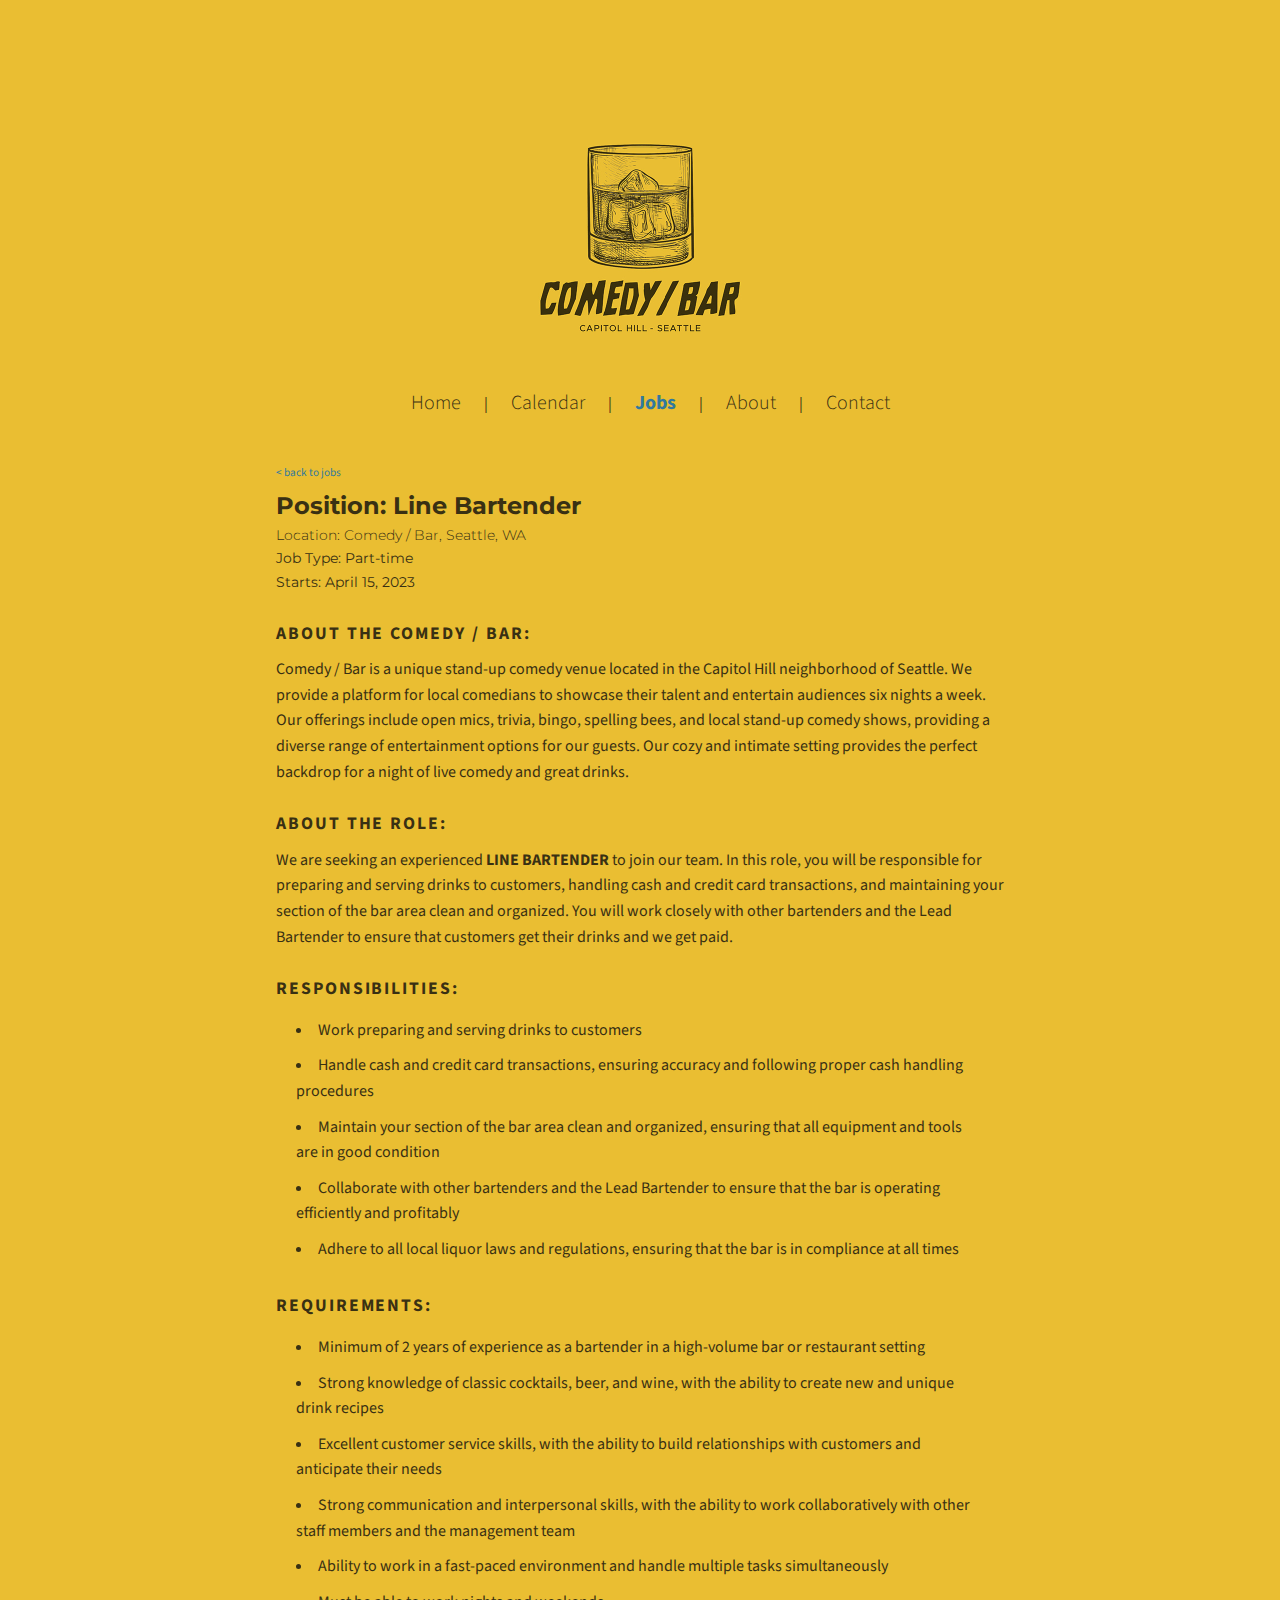
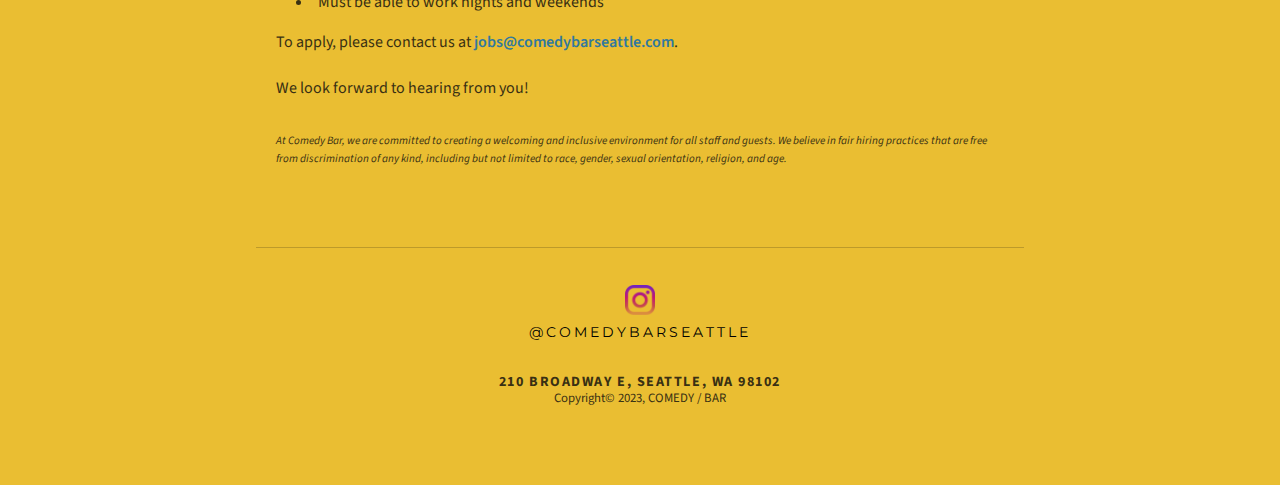
<file: jobs/bartender.html>
<!DOCTYPE html>
<html lang="en">
  <head>
    <meta charset="UTF-8">
    <meta name="viewport" content="width=device-width, initial-scale=1.0">
    <meta http-equiv="X-UA-Compatible" content="ie=edge">

    <!-- Primary Meta Tags -->
    <title>COMEDY BAR SEATTLE - STANDUP COMEDY IN THE HEART OF CAPITOL HILL</title>
    <meta name="title" content="COMEDY BAR SEATTLE">
    <meta name="description" content="Comedy Bar is a unique stand-up comedy themed bar located in Seattle, WA. It offers a lively atmosphere where patrons can enjoy a night of laughter and great drinks. With a focus on stand-up comedy performances by local comedians, Comedy Bar sets itself apart from traditional bars by offering live entertainment six nights a week. The bar serves an extensive selection of draft beer, wine, and delicious cocktails, making it the perfect spot for a night out with friends or a date. Whether you're in the mood for a craft cocktail or a cold beer, Comedy Bar has something for everyone.">

    <!-- Open Graph / Facebook -->
    <meta property="og:type" content="website">
    <meta property="og:url" content="http://comedybarseattle.com/">
    <meta property="og:title" content="COMEDY BAR SEATTLE">
    <meta property="og:description" content="Comedy Bar is a unique stand-up comedy themed bar located in Seattle, WA. It offers a lively atmosphere where patrons can enjoy a night of laughter and great drinks. With a focus on stand-up comedy performances by local comedians, Comedy Bar sets itself apart from traditional bars by offering live entertainment six nights a week. The bar serves an extensive selection of draft beer, wine, and delicious cocktails, making it the perfect spot for a night out with friends or a date. Whether you're in the mood for a craft cocktail or a cold beer, Comedy Bar has something for everyone.">
    <meta property="og:image" content="http://comedybarseattle.com/img/share.png">

    <!-- Twitter -->
    <meta property="twitter:card" content="summary_large_image">
    <meta property="twitter:url" content="http://comedybarseattle.com/">
    <meta property="twitter:title" content="COMEDY BAR SEATTLE">
    <meta property="twitter:description" content="Comedy Bar is a unique stand-up comedy themed bar located in Seattle, WA. It offers a lively atmosphere where patrons can enjoy a night of laughter and great drinks. With a focus on stand-up comedy performances by local comedians, Comedy Bar sets itself apart from traditional bars by offering live entertainment six nights a week. The bar serves an extensive selection of draft beer, wine, and delicious cocktails, making it the perfect spot for a night out with friends or a date. Whether you're in the mood for a craft cocktail or a cold beer, Comedy Bar has something for everyone.">
    <meta property="twitter:image" content="http://comedybarseattle.com/img/share.png">

    <link href="//cdn-images.mailchimp.com/embedcode/classic-071822.css" rel="stylesheet" type="text/css">
    <link rel="stylesheet" href="/reset.css">
    <link rel="stylesheet" href="/main.css">
    <link rel="icon" type="image/x-icon" href="/favicon.ico">
    <link rel="preconnect" href="https://fonts.googleapis.com">
    <link rel="preconnect" href="https://fonts.gstatic.com" crossorigin>
    <link href="https://fonts.googleapis.com/css2?family=Source+Sans+Pro:wght@200;300;400;600;700&display=swap" rel="stylesheet">
    <link href="https://fonts.googleapis.com/css2?family=Montserrat:wght@100;200;300;400;500;600;700&display=swap" rel="stylesheet">
  </head>
  <body>

    <div id="wrapper">
      <div id="content">
        <header id="main_header">

          <div id="main_logo">
            <a href="/"><img src="/img/bar_web2.jpg"  alt="Bar Comedy - a STAND-UP COMEDY bar coming to capitol Hill" /></a>
          </div>


          <nav id="main_navigation">
            <a href="/" class="sans">Home</a> |
            <a href="/calendar">Calendar</a> |
            <a href="/jobs" class="current">Jobs</a>  |
            <a href="/about">About</a> |
            <a href="/contact">Contact</a>
          </nav>
        </header>

        <section>
          <nav id="main_breadcrumb">
            <a href="/jobs/">< back to jobs</a>
          </nav>
          <h2>Position: Line Bartender</h2>
          <h3>Location: Comedy / Bar, Seattle, WA</h3>
          <h4>Job Type: Part-time</h4>
          <h4>Starts: April 15, 2023</h4>
          <h5>About the Comedy / Bar:</h5>
          <p>Comedy / Bar is a unique stand-up comedy venue located in the Capitol Hill neighborhood of Seattle. We provide a platform for local comedians to showcase their talent and entertain audiences six nights a week. Our offerings include open mics, trivia, bingo, spelling bees, and local stand-up comedy shows, providing a diverse range of entertainment options for our guests. Our cozy and intimate setting provides the perfect backdrop for a night of live comedy and great drinks.</p>
          <h5>About the Role:</h5>
          <p>We are seeking an experienced <em>Line Bartender</em> to join our team. In this role, you will be responsible for preparing and serving drinks to customers, handling cash and credit card transactions, and maintaining your section of the bar area clean and organized. You will work closely with other bartenders and the Lead Bartender to ensure that customers get their drinks and we get paid.</p>
          <h5>Responsibilities:</h5>
          <ul>
            <li>Work preparing and serving drinks to customers</li>
            <li>Handle cash and credit card transactions, ensuring accuracy and following proper cash handling procedures</li>
            <li>Maintain your section of the bar area clean and organized, ensuring that all equipment and tools are in good condition</li>
            <li>Collaborate with other bartenders and the Lead Bartender to ensure that the bar is operating efficiently and profitably</li>
            <li>Adhere to all local liquor laws and regulations, ensuring that the bar is in compliance at all times</li>
          </ul>
          <h5>Requirements:</h5>
          <ul>
            <li>Minimum of 2 years of experience as a bartender in a high-volume bar or restaurant setting</li>
            <li>Strong knowledge of classic cocktails, beer, and wine, with the ability to create new and unique drink recipes</li>
            <li>Excellent customer service skills, with the ability to build relationships with customers and anticipate their needs</li>
            <li>Strong communication and interpersonal skills, with the ability to work collaboratively with other staff members and the management team</li>
            <li>Ability to work in a fast-paced environment and handle multiple tasks simultaneously</li>
            <li>Must be able to work nights and weekends</li>
          </ul>
          <p>
            To apply, please contact us at <a href="mailto: jobs@comedybarseattle.com">jobs@comedybarseattle.com</a>.
          </p>
          <p class="thanks">
            We look forward to hearing from you!
          </p>
          <p class="note">
            At Comedy Bar, we are committed to creating a welcoming and inclusive environment for all staff and guests. We believe in fair hiring practices that are free from discrimination of any kind, including but not limited to race, gender, sexual orientation, religion, and age.
          </p>
        </section>
        
        <footer>
          <div id="social">
            <a href="http://instagram.com/comedybarseattle">
              <img src="/img/insta.png" alt="COMEDY / BAR SEATTLE - STANDUP COMEDY IN THE HEART OF CAPITOL HILL"/><br/><span>@comedybarseattle</span>
            </a>
            <h5>210 BROADWAY E, SEATTLE, WA 98102</h5>
          </div>
          Copyright&copy; 2023, COMEDY / BAR
        </footer>
      </div>
    </div>

  </body>
</html>
</file>
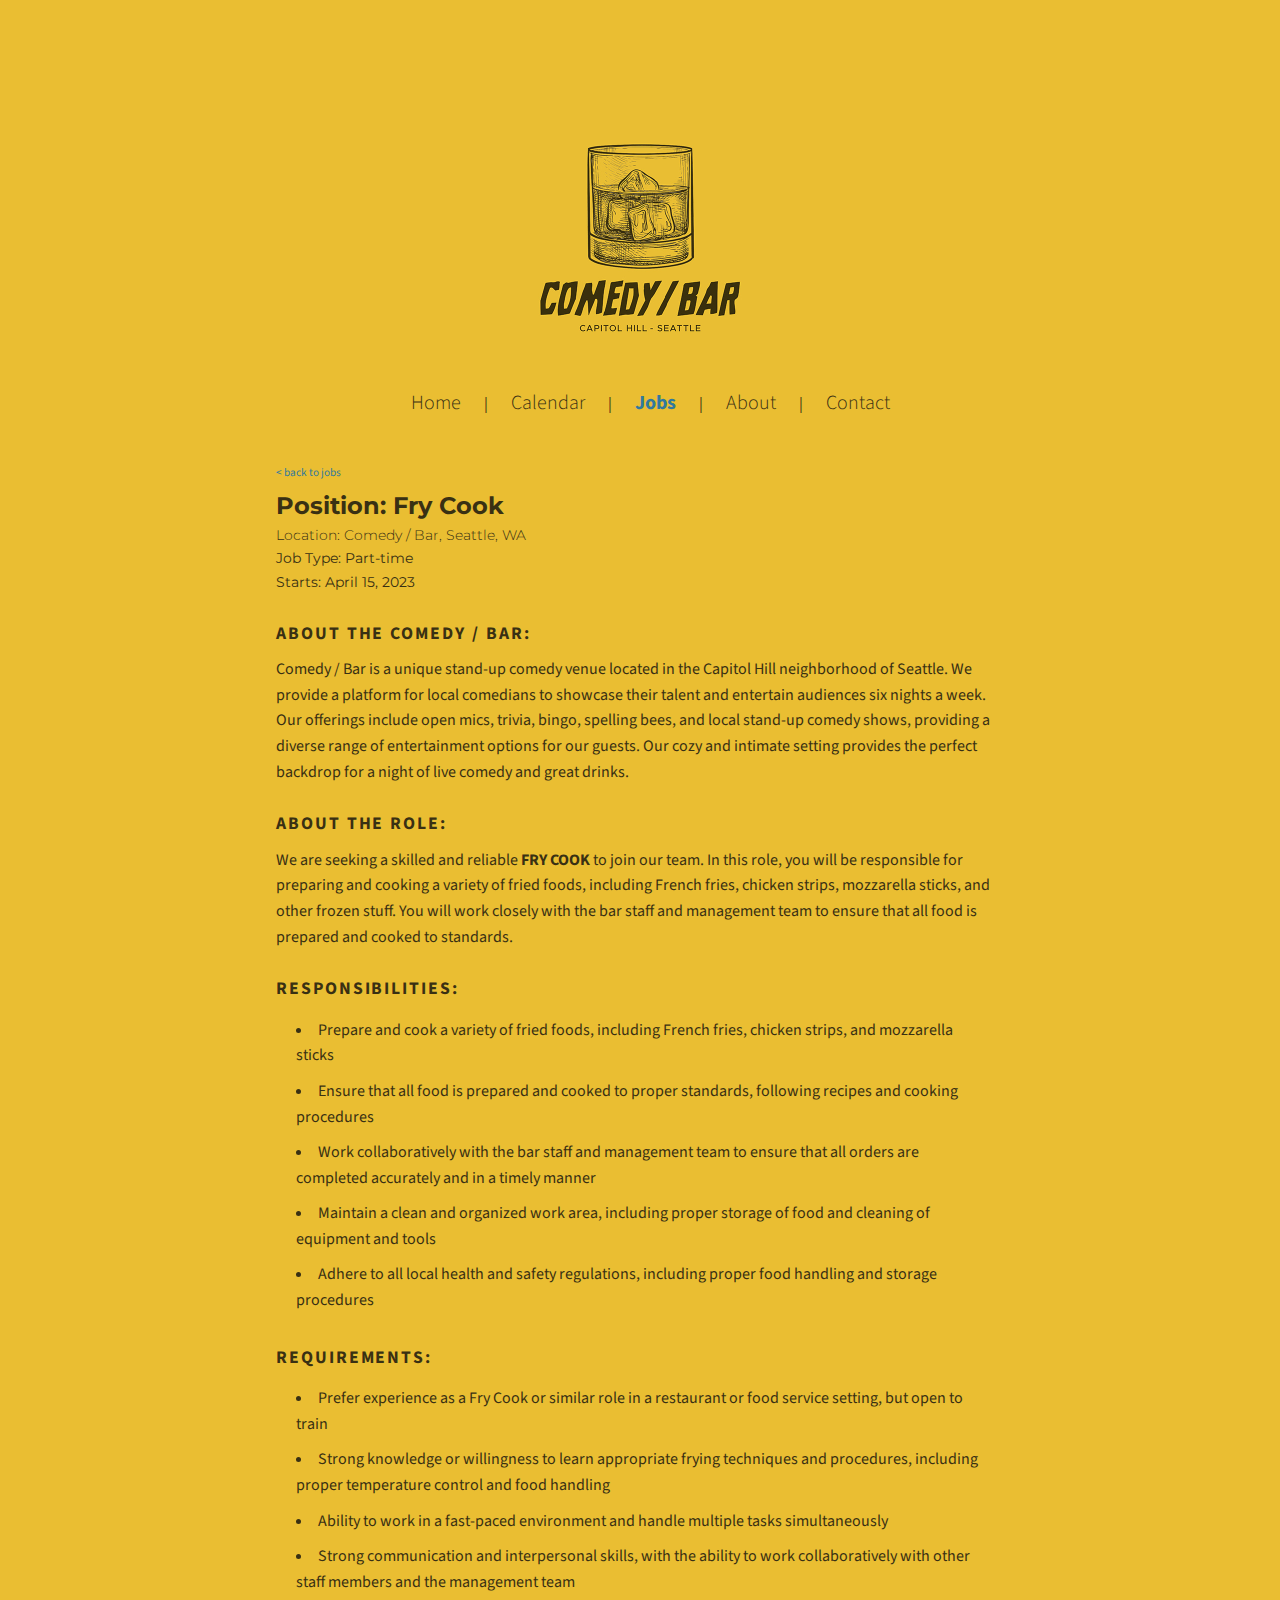
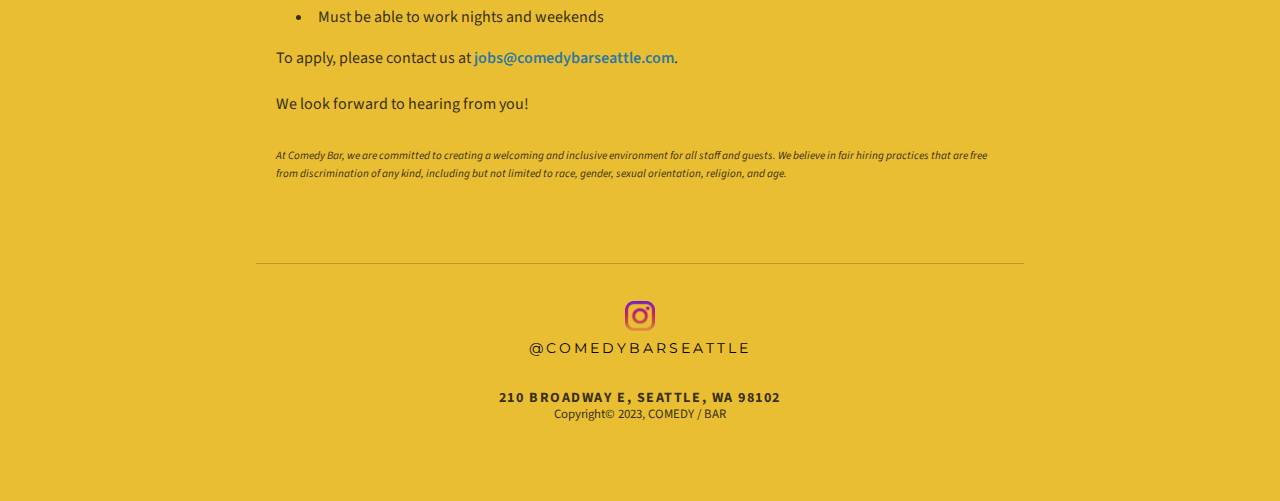
<file: jobs/cook.html>
<!DOCTYPE html>
<html lang="en">
  <head>
    <meta charset="UTF-8">
    <meta name="viewport" content="width=device-width, initial-scale=1.0">
    <meta http-equiv="X-UA-Compatible" content="ie=edge">

    <!-- Primary Meta Tags -->
    <title>COMEDY BAR SEATTLE - STANDUP COMEDY IN THE HEART OF CAPITOL HILL</title>
    <meta name="title" content="COMEDY BAR SEATTLE">
    <meta name="description" content="Comedy Bar is a unique stand-up comedy themed bar located in Seattle, WA. It offers a lively atmosphere where patrons can enjoy a night of laughter and great drinks. With a focus on stand-up comedy performances by local comedians, Comedy Bar sets itself apart from traditional bars by offering live entertainment six nights a week. The bar serves an extensive selection of draft beer, wine, and delicious cocktails, making it the perfect spot for a night out with friends or a date. Whether you're in the mood for a craft cocktail or a cold beer, Comedy Bar has something for everyone.">

    <!-- Open Graph / Facebook -->
    <meta property="og:type" content="website">
    <meta property="og:url" content="http://comedybarseattle.com/">
    <meta property="og:title" content="COMEDY BAR SEATTLE">
    <meta property="og:description" content="Comedy Bar is a unique stand-up comedy themed bar located in Seattle, WA. It offers a lively atmosphere where patrons can enjoy a night of laughter and great drinks. With a focus on stand-up comedy performances by local comedians, Comedy Bar sets itself apart from traditional bars by offering live entertainment six nights a week. The bar serves an extensive selection of draft beer, wine, and delicious cocktails, making it the perfect spot for a night out with friends or a date. Whether you're in the mood for a craft cocktail or a cold beer, Comedy Bar has something for everyone.">
    <meta property="og:image" content="http://comedybarseattle.com/img/share.png">

    <!-- Twitter -->
    <meta property="twitter:card" content="summary_large_image">
    <meta property="twitter:url" content="http://comedybarseattle.com/">
    <meta property="twitter:title" content="COMEDY BAR SEATTLE">
    <meta property="twitter:description" content="Comedy Bar is a unique stand-up comedy themed bar located in Seattle, WA. It offers a lively atmosphere where patrons can enjoy a night of laughter and great drinks. With a focus on stand-up comedy performances by local comedians, Comedy Bar sets itself apart from traditional bars by offering live entertainment six nights a week. The bar serves an extensive selection of draft beer, wine, and delicious cocktails, making it the perfect spot for a night out with friends or a date. Whether you're in the mood for a craft cocktail or a cold beer, Comedy Bar has something for everyone.">
    <meta property="twitter:image" content="http://comedybarseattle.com/img/share.png">

    <link href="//cdn-images.mailchimp.com/embedcode/classic-071822.css" rel="stylesheet" type="text/css">
    <link rel="stylesheet" href="/reset.css">
    <link rel="stylesheet" href="/main.css">
    <link rel="icon" type="image/x-icon" href="/favicon.ico">
    <link rel="preconnect" href="https://fonts.googleapis.com">
    <link rel="preconnect" href="https://fonts.gstatic.com" crossorigin>
    <link href="https://fonts.googleapis.com/css2?family=Source+Sans+Pro:wght@200;300;400;600;700&display=swap" rel="stylesheet">
    <link href="https://fonts.googleapis.com/css2?family=Montserrat:wght@100;200;300;400;500;600;700&display=swap" rel="stylesheet">
  </head>
  <body>

    <div id="wrapper">
      <div id="content">
        <header id="main_header">

          <div id="main_logo">
            <a href="/"><img src="/img/bar_web2.jpg"  alt="Bar Comedy - a STAND-UP COMEDY bar coming to capitol Hill" /></a>
          </div>


          <nav id="main_navigation">
            <a href="/" class="sans">Home</a> |
            <a href="/calendar">Calendar</a> |
            <a href="/jobs" class="current">Jobs</a>  |
            <a href="/about">About</a> |
            <a href="/contact">Contact</a>
          </nav>
        </header>

        <section>
          <nav id="main_breadcrumb">
            <a href="/jobs/">< back to jobs</a>
          </nav>
          <h2>Position: Fry Cook</h2>
          <h3>Location: Comedy / Bar, Seattle, WA</h3>
          <h4>Job Type: Part-time</h4>
          <h4>Starts: April 15, 2023</h4>
          <h5>About the Comedy / Bar:</h5>
          <p>Comedy / Bar is a unique stand-up comedy venue located in the Capitol Hill neighborhood of Seattle. We provide a platform for local comedians to showcase their talent and entertain audiences six nights a week. Our offerings include open mics, trivia, bingo, spelling bees, and local stand-up comedy shows, providing a diverse range of entertainment options for our guests. Our cozy and intimate setting provides the perfect backdrop for a night of live comedy and great drinks.</p>
          <h5>About the Role:</h5>
          <p>We are seeking a skilled and reliable <em>Fry Cook</em> to join our team. In this role, you will be responsible for preparing and cooking a variety of fried foods, including French fries, chicken strips, mozzarella sticks, and other frozen stuff. You will work closely with the bar staff and management team to ensure that all food is prepared and cooked to standards.</p>
          <h5>Responsibilities:</h5>
          <ul>
            <li>Prepare and cook a variety of fried foods, including French fries, chicken strips, and mozzarella sticks</li>
            <li>Ensure that all food is prepared and cooked to proper standards, following recipes and cooking procedures</li>
            <li>Work collaboratively with the bar staff and management team to ensure that all orders are completed accurately and in a timely manner</li>
            <li>Maintain a clean and organized work area, including proper storage of food and cleaning of equipment and tools</li>
            <li>Adhere to all local health and safety regulations, including proper food handling and storage procedures</li>
          </ul>
          <h5>Requirements:</h5>
          <ul>
            <li>Prefer experience as a Fry Cook or similar role in a restaurant or food service setting, but open to train</li>
            <li>Strong knowledge or willingness to learn appropriate frying techniques and procedures, including proper temperature control and food handling</li>
            <li>Ability to work in a fast-paced environment and handle multiple tasks simultaneously</li>
            <li>Strong communication and interpersonal skills, with the ability to work collaboratively with other staff members and the management team</li>
            <li>Must be able to work nights and weekends</li>
          </ul>
          <p>
            To apply, please contact us at <a href="mailto: jobs@comedybarseattle.com">jobs@comedybarseattle.com</a>.
          </p>
          <p class="thanks">
            We look forward to hearing from you!
          </p>
          <p class="note">
            At Comedy Bar, we are committed to creating a welcoming and inclusive environment for all staff and guests. We believe in fair hiring practices that are free from discrimination of any kind, including but not limited to race, gender, sexual orientation, religion, and age.
          </p>
        </section>
        
        <footer>
          <div id="social">
            <a href="http://instagram.com/comedybarseattle">
              <img src="/img/insta.png" alt="COMEDY / BAR SEATTLE - STANDUP COMEDY IN THE HEART OF CAPITOL HILL"/><br/><span>@comedybarseattle</span>
            </a>
            <h5>210 BROADWAY E, SEATTLE, WA 98102</h5>
          </div>
          Copyright&copy; 2023, COMEDY / BAR
        </footer>
      </div>
    </div>

  </body>
</html>
</file>
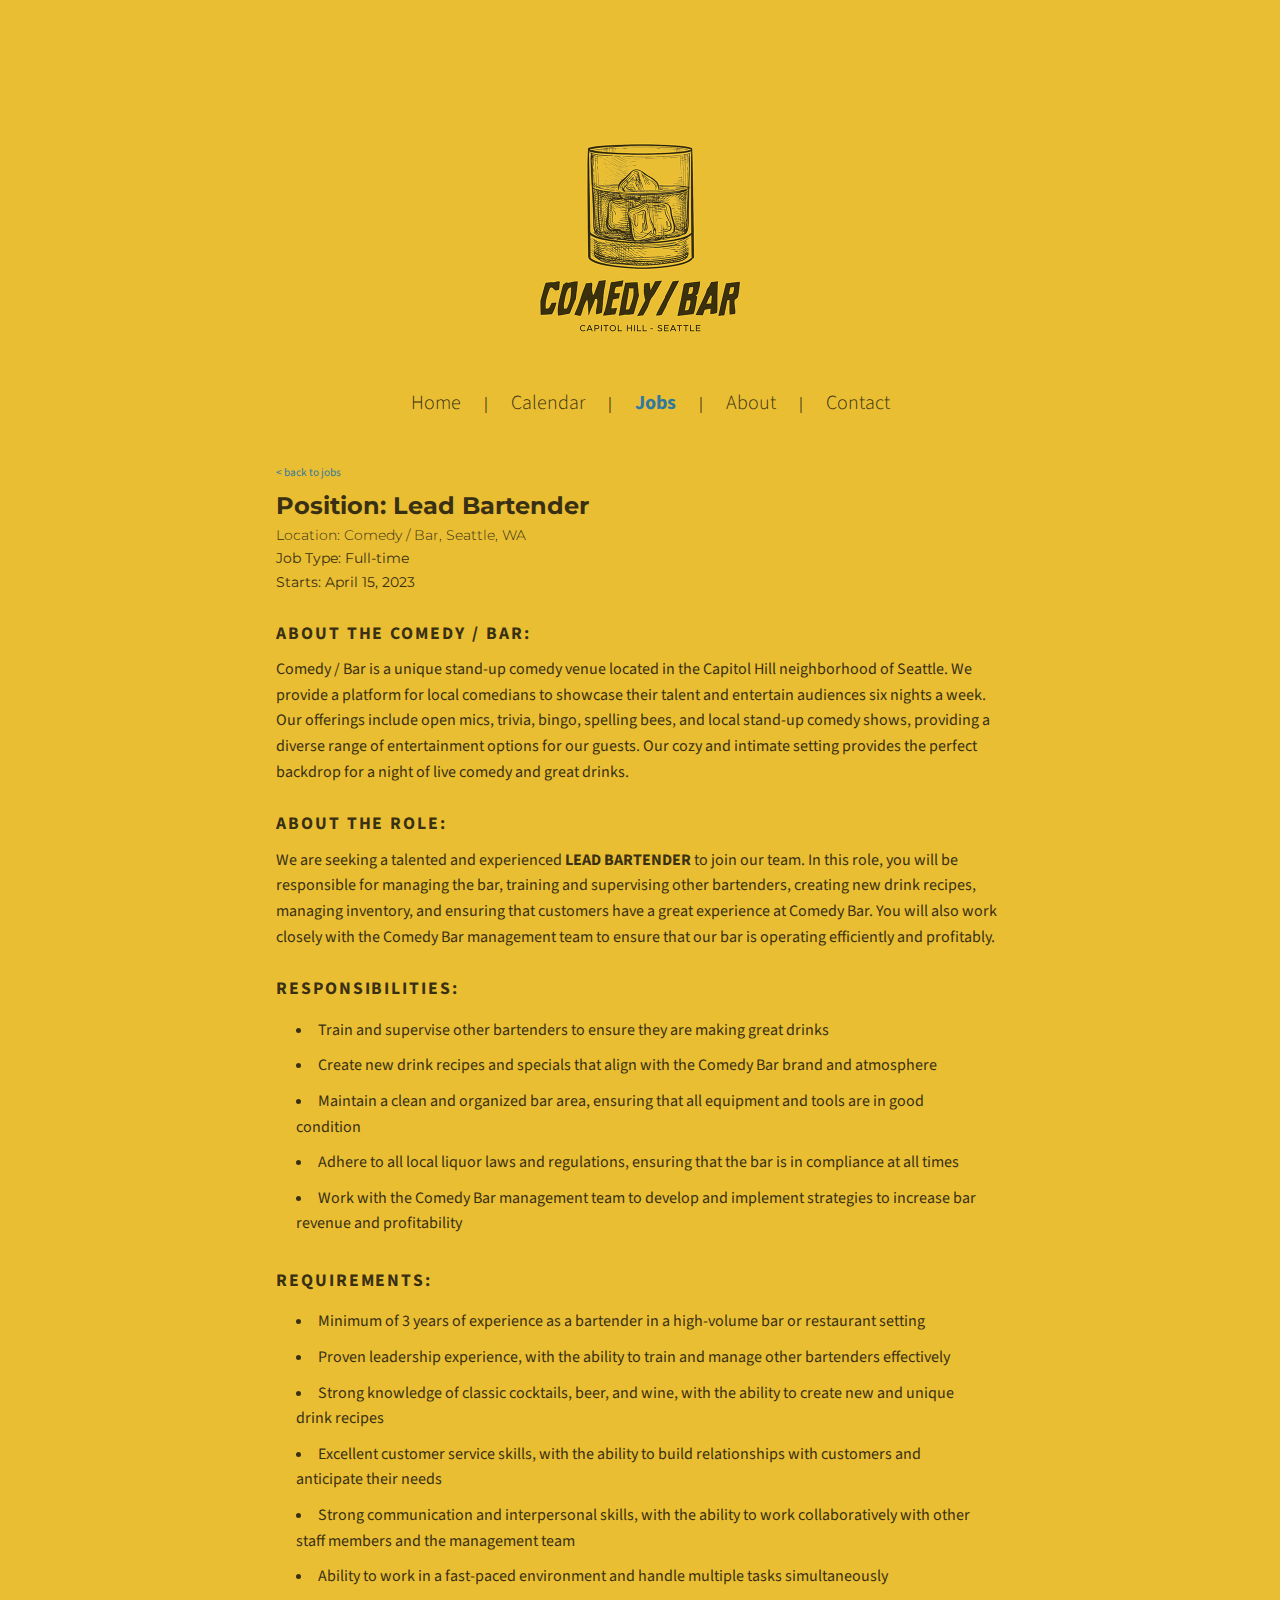
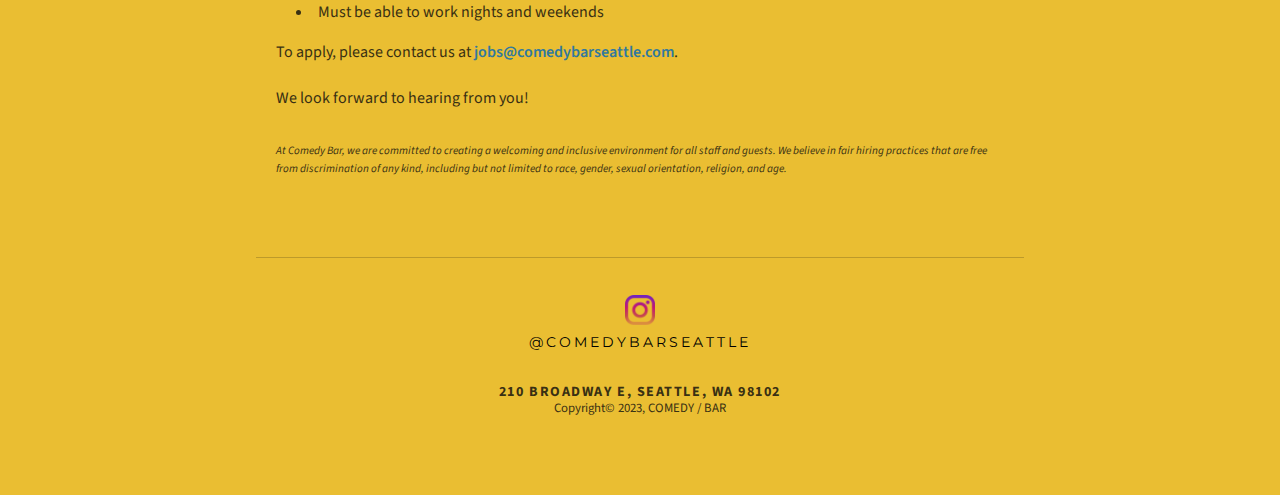
<file: jobs/lead-bartender.html>
<!DOCTYPE html>
<html lang="en">
  <head>
    <meta charset="UTF-8">
    <meta name="viewport" content="width=device-width, initial-scale=1.0">
    <meta http-equiv="X-UA-Compatible" content="ie=edge">

    <!-- Primary Meta Tags -->
    <title>COMEDY BAR SEATTLE - STANDUP COMEDY IN THE HEART OF CAPITOL HILL</title>
    <meta name="title" content="COMEDY BAR SEATTLE">
    <meta name="description" content="Comedy Bar is a unique stand-up comedy themed bar located in Seattle, WA. It offers a lively atmosphere where patrons can enjoy a night of laughter and great drinks. With a focus on stand-up comedy performances by local comedians, Comedy Bar sets itself apart from traditional bars by offering live entertainment six nights a week. The bar serves an extensive selection of draft beer, wine, and delicious cocktails, making it the perfect spot for a night out with friends or a date. Whether you're in the mood for a craft cocktail or a cold beer, Comedy Bar has something for everyone.">

    <!-- Open Graph / Facebook -->
    <meta property="og:type" content="website">
    <meta property="og:url" content="http://comedybarseattle.com/">
    <meta property="og:title" content="COMEDY BAR SEATTLE">
    <meta property="og:description" content="Comedy Bar is a unique stand-up comedy themed bar located in Seattle, WA. It offers a lively atmosphere where patrons can enjoy a night of laughter and great drinks. With a focus on stand-up comedy performances by local comedians, Comedy Bar sets itself apart from traditional bars by offering live entertainment six nights a week. The bar serves an extensive selection of draft beer, wine, and delicious cocktails, making it the perfect spot for a night out with friends or a date. Whether you're in the mood for a craft cocktail or a cold beer, Comedy Bar has something for everyone.">
    <meta property="og:image" content="http://comedybarseattle.com/img/share.png">

    <!-- Twitter -->
    <meta property="twitter:card" content="summary_large_image">
    <meta property="twitter:url" content="http://comedybarseattle.com/">
    <meta property="twitter:title" content="COMEDY BAR SEATTLE">
    <meta property="twitter:description" content="Comedy Bar is a unique stand-up comedy themed bar located in Seattle, WA. It offers a lively atmosphere where patrons can enjoy a night of laughter and great drinks. With a focus on stand-up comedy performances by local comedians, Comedy Bar sets itself apart from traditional bars by offering live entertainment six nights a week. The bar serves an extensive selection of draft beer, wine, and delicious cocktails, making it the perfect spot for a night out with friends or a date. Whether you're in the mood for a craft cocktail or a cold beer, Comedy Bar has something for everyone.">
    <meta property="twitter:image" content="http://comedybarseattle.com/img/share.png">

    <link href="//cdn-images.mailchimp.com/embedcode/classic-071822.css" rel="stylesheet" type="text/css">
    <link rel="stylesheet" href="/reset.css">
    <link rel="stylesheet" href="/main.css">
    <link rel="icon" type="image/x-icon" href="/favicon.ico">
    <link rel="preconnect" href="https://fonts.googleapis.com">
    <link rel="preconnect" href="https://fonts.gstatic.com" crossorigin>
    <link href="https://fonts.googleapis.com/css2?family=Source+Sans+Pro:wght@200;300;400;600;700&display=swap" rel="stylesheet">
    <link href="https://fonts.googleapis.com/css2?family=Montserrat:wght@100;200;300;400;500;600;700&display=swap" rel="stylesheet">
  </head>
  <body>

    <div id="wrapper">
      <div id="content">
        <header id="main_header">

          <div id="main_logo">
            <a href="/"><img src="/img/bar_web2.jpg"  alt="Bar Comedy - a STAND-UP COMEDY bar coming to capitol Hill" /></a>
          </div>


          <nav id="main_navigation">
            <a href="/" class="sans">Home</a> |
            <a href="/calendar">Calendar</a> |
            <a href="/jobs" class="current">Jobs</a>  |
            <a href="/about">About</a> |
            <a href="/contact">Contact</a>
          </nav>
        </header>

        <section>
          <nav id="main_breadcrumb">
            <a href="/jobs/">< back to jobs</a>
          </nav>
          <h2>Position: Lead Bartender</h2>
          <h3>Location: Comedy / Bar, Seattle, WA</h3>
          <h4>Job Type: Full-time</h4>
          <h4>Starts: April 15, 2023</h4>
          <h5>About the Comedy / Bar:</h5>
          <p>Comedy / Bar is a unique stand-up comedy venue located in the Capitol Hill neighborhood of Seattle. We provide a platform for local comedians to showcase their talent and entertain audiences six nights a week. Our offerings include open mics, trivia, bingo, spelling bees, and local stand-up comedy shows, providing a diverse range of entertainment options for our guests. Our cozy and intimate setting provides the perfect backdrop for a night of live comedy and great drinks.</p>
          <h5>About the Role:</h5>
          <p>We are seeking a talented and experienced <em>Lead Bartender</em> to join our team. In this role, you will be responsible for managing the bar, training and supervising other bartenders, creating new drink recipes, managing inventory, and ensuring that customers have a great experience at Comedy Bar. You will also work closely with the Comedy Bar management team to ensure that our bar is operating efficiently and profitably.</p>
          <h5>Responsibilities:</h5>
          <ul>
            <li>Train and supervise other bartenders to ensure they are making great drinks</li>
            <li>Create new drink recipes and specials that align with the Comedy Bar brand and atmosphere</li>
            <li>Maintain a clean and organized bar area, ensuring that all equipment and tools are in good condition</li>
            <li>Adhere to all local liquor laws and regulations, ensuring that the bar is in compliance at all times</li>
            <li>Work with the Comedy Bar management team to develop and implement strategies to increase bar revenue and profitability</li>
          </ul>
          <h5>Requirements:</h5>
          <ul>
            <li>Minimum of 3 years of experience as a bartender in a high-volume bar or restaurant setting</li>
            <li>Proven leadership experience, with the ability to train and manage other bartenders effectively</li>
            <li>Strong knowledge of classic cocktails, beer, and wine, with the ability to create new and unique drink recipes</li>
            <li>Excellent customer service skills, with the ability to build relationships with customers and anticipate their needs</li>
            <li>Strong communication and interpersonal skills, with the ability to work collaboratively with other staff members and the management team</li>
            <li>Ability to work in a fast-paced environment and handle multiple tasks simultaneously</li>
            <li>Must be able to work nights and weekends</li>
          </ul>
          <p>
            To apply, please contact us at <a href="mailto: jobs@comedybarseattle.com">jobs@comedybarseattle.com</a>.
          </p>
          <p class="thanks">
            We look forward to hearing from you!
          </p>
          <p class="note">
            At Comedy Bar, we are committed to creating a welcoming and inclusive environment for all staff and guests. We believe in fair hiring practices that are free from discrimination of any kind, including but not limited to race, gender, sexual orientation, religion, and age.
          </p>
        </section>
        
        <footer>
          <div id="social">
            <a href="http://instagram.com/comedybarseattle">
              <img src="/img/insta.png" alt="COMEDY / BAR SEATTLE - STANDUP COMEDY IN THE HEART OF CAPITOL HILL"/><br/><span>@comedybarseattle</span>
            </a>
            <h5>210 BROADWAY E, SEATTLE, WA 98102</h5>
          </div>
          Copyright&copy; 2023, COMEDY / BAR
        </footer>
      </div>
    </div>

  </body>
</html>
</file>
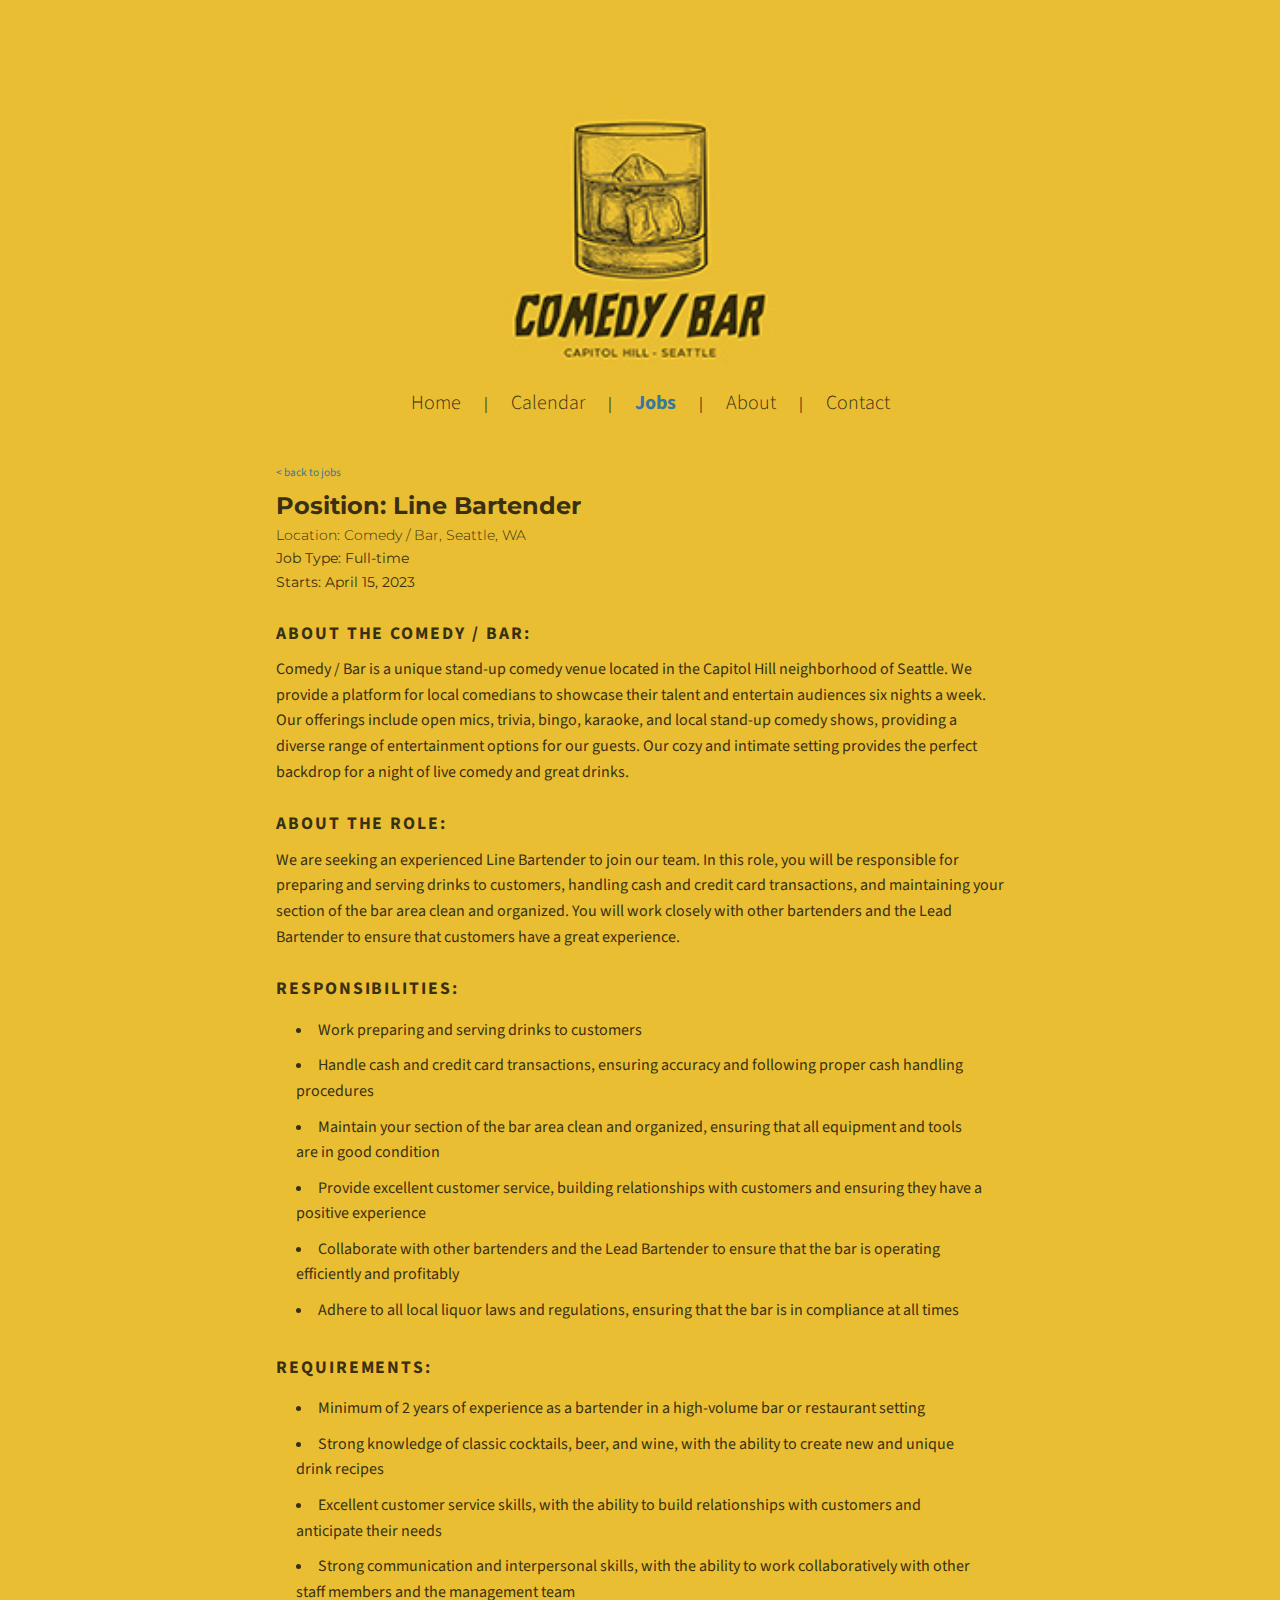
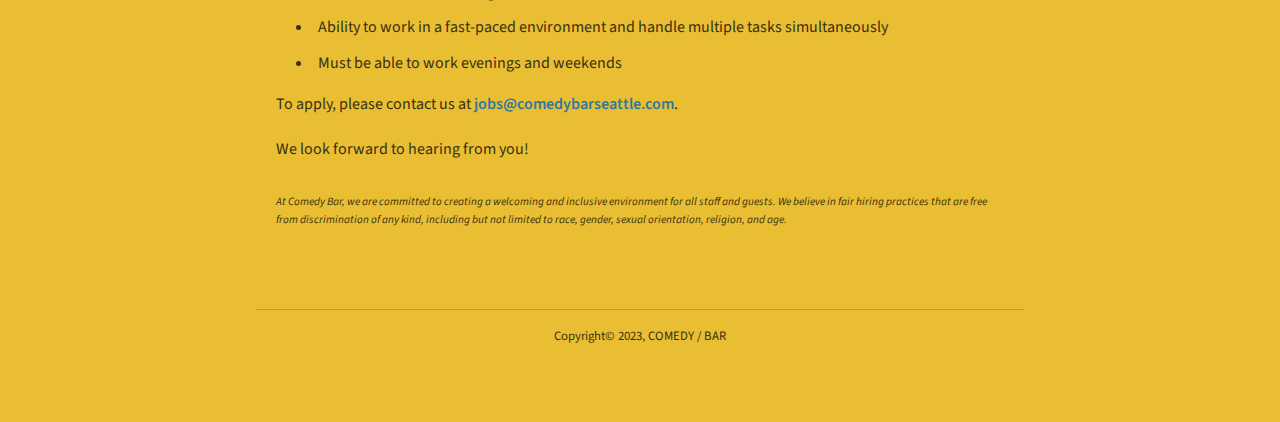
<file: jobs/line-bartender.html>
<!DOCTYPE html>
<html lang="en">
  <head>
    <meta charset="UTF-8">
    <meta name="viewport" content="width=device-width, initial-scale=1.0">
    <meta http-equiv="X-UA-Compatible" content="ie=edge">

    <!-- Primary Meta Tags -->
    <title>COMEDY BAR SEATTLE - STANDUP COMEDY IN THE HEART OF CAPITOL HILL</title>
    <meta name="title" content="COMEDY BAR SEATTLE">
    <meta name="description" content="Comedy Bar is a unique stand-up comedy themed bar located in Seattle, WA. It offers a lively atmosphere where patrons can enjoy a night of laughter and great drinks. With a focus on stand-up comedy performances by local comedians, Comedy Bar sets itself apart from traditional bars by offering live entertainment six nights a week. The bar serves an extensive selection of draft beer, wine, and delicious cocktails, making it the perfect spot for a night out with friends or a date. Whether you're in the mood for a craft cocktail or a cold beer, Comedy Bar has something for everyone.">

    <!-- Open Graph / Facebook -->
    <meta property="og:type" content="website">
    <meta property="og:url" content="http://comedybarseattle.com/">
    <meta property="og:title" content="COMEDY BAR SEATTLE">
    <meta property="og:description" content="Comedy Bar is a unique stand-up comedy themed bar located in Seattle, WA. It offers a lively atmosphere where patrons can enjoy a night of laughter and great drinks. With a focus on stand-up comedy performances by local comedians, Comedy Bar sets itself apart from traditional bars by offering live entertainment six nights a week. The bar serves an extensive selection of draft beer, wine, and delicious cocktails, making it the perfect spot for a night out with friends or a date. Whether you're in the mood for a craft cocktail or a cold beer, Comedy Bar has something for everyone.">
    <meta property="og:image" content="http://comedybarseattle.com/img/barlogo3.png">

    <!-- Twitter -->
    <meta property="twitter:card" content="summary_large_image">
    <meta property="twitter:url" content="http://comedybarseattle.com/">
    <meta property="twitter:title" content="COMEDY BAR SEATTLE">
    <meta property="twitter:description" content="Comedy Bar is a unique stand-up comedy themed bar located in Seattle, WA. It offers a lively atmosphere where patrons can enjoy a night of laughter and great drinks. With a focus on stand-up comedy performances by local comedians, Comedy Bar sets itself apart from traditional bars by offering live entertainment six nights a week. The bar serves an extensive selection of draft beer, wine, and delicious cocktails, making it the perfect spot for a night out with friends or a date. Whether you're in the mood for a craft cocktail or a cold beer, Comedy Bar has something for everyone.">
    <meta property="twitter:image" content="http://comedybarseattle.com/img/barlogo3.png">

    <link href="//cdn-images.mailchimp.com/embedcode/classic-071822.css" rel="stylesheet" type="text/css">
    <link rel="stylesheet" href="/reset.css">
    <link rel="stylesheet" href="/main.css">
    <link rel="icon" type="image/x-icon" href="/favicon.ico">
    <link rel="preconnect" href="https://fonts.googleapis.com">
    <link rel="preconnect" href="https://fonts.gstatic.com" crossorigin>
    <link href="https://fonts.googleapis.com/css2?family=Source+Sans+Pro:wght@200;300;400;600;700&display=swap" rel="stylesheet">
    <link href="https://fonts.googleapis.com/css2?family=Montserrat:wght@100;200;300;400;500;600;700&display=swap" rel="stylesheet">
  </head>
  <body>

    <div id="wrapper">
      <div id="content">
        <header id="main_header">

          <div id="main_logo">
            <img src="/img/bar_web.jpg"  alt="Bar Comedy - a STAND-UP COMEDY bar coming to capitol Hill" />
          </div>


          <nav id="main_navigation">
            <a href="/" class="sans">Home</a> |
            <a href="/calendar">Calendar</a> |
            <a href="/jobs" class="current">Jobs</a>  |
            <a href="/about">About</a> |
            <a href="/contact">Contact</a>
          </nav>
        </header>

        <section>
          <nav id="main_breadcrumb">
            <a href="/jobs/">< back to jobs</a>
          </nav>
          <h2>Position: Line Bartender</h2>
          <h3>Location: Comedy / Bar, Seattle, WA</h3>
          <h4>Job Type: Full-time</h4>
          <h4>Starts: April 15, 2023</h4>
          <h5>About the Comedy / Bar:</h5>
          <p>Comedy / Bar is a unique stand-up comedy venue located in the Capitol Hill neighborhood of Seattle. We provide a platform for local comedians to showcase their talent and entertain audiences six nights a week. Our offerings include open mics, trivia, bingo, karaoke, and local stand-up comedy shows, providing a diverse range of entertainment options for our guests. Our cozy and intimate setting provides the perfect backdrop for a night of live comedy and great drinks.</p>
          <h5>About the Role:</h5>
          <p>We are seeking an experienced Line Bartender to join our team. In this role, you will be responsible for preparing and serving drinks to customers, handling cash and credit card transactions, and maintaining your section of the bar area clean and organized. You will work closely with other bartenders and the Lead Bartender to ensure that customers have a great experience.</p>
          <h5>Responsibilities:</h5>
          <ul>
            <li>Work preparing and serving drinks to customers</li>
            <li>Handle cash and credit card transactions, ensuring accuracy and following proper cash handling procedures</li>
            <li>Maintain your section of the bar area clean and organized, ensuring that all equipment and tools are in good condition</li>
            <li>Provide excellent customer service, building relationships with customers and ensuring they have a positive experience</li>
            <li>Collaborate with other bartenders and the Lead Bartender to ensure that the bar is operating efficiently and profitably</li>
            <li>Adhere to all local liquor laws and regulations, ensuring that the bar is in compliance at all times</li>
          </ul>
          <h5>Requirements:</h5>
          <ul>
            <li>Minimum of 2 years of experience as a bartender in a high-volume bar or restaurant setting</li>
            <li>Strong knowledge of classic cocktails, beer, and wine, with the ability to create new and unique drink recipes</li>
            <li>Excellent customer service skills, with the ability to build relationships with customers and anticipate their needs</li>
            <li>Strong communication and interpersonal skills, with the ability to work collaboratively with other staff members and the management team</li>
            <li>Ability to work in a fast-paced environment and handle multiple tasks simultaneously</li>
            <li>Must be able to work evenings and weekends</li>
          </ul>
          <p>
            To apply, please contact us at <a href="mailto: jobs@comedybarseattle.com">jobs@comedybarseattle.com</a>.
          </p>
          <p class="thanks">
            We look forward to hearing from you!
          </p>
          <p class="note">
            At Comedy Bar, we are committed to creating a welcoming and inclusive environment for all staff and guests. We believe in fair hiring practices that are free from discrimination of any kind, including but not limited to race, gender, sexual orientation, religion, and age.
          </p>
        </section>
        <footer>
          Copyright&copy; 2023, COMEDY / BAR
        </footer>
      </div>
    </div>

  </body>
</html>
</file>
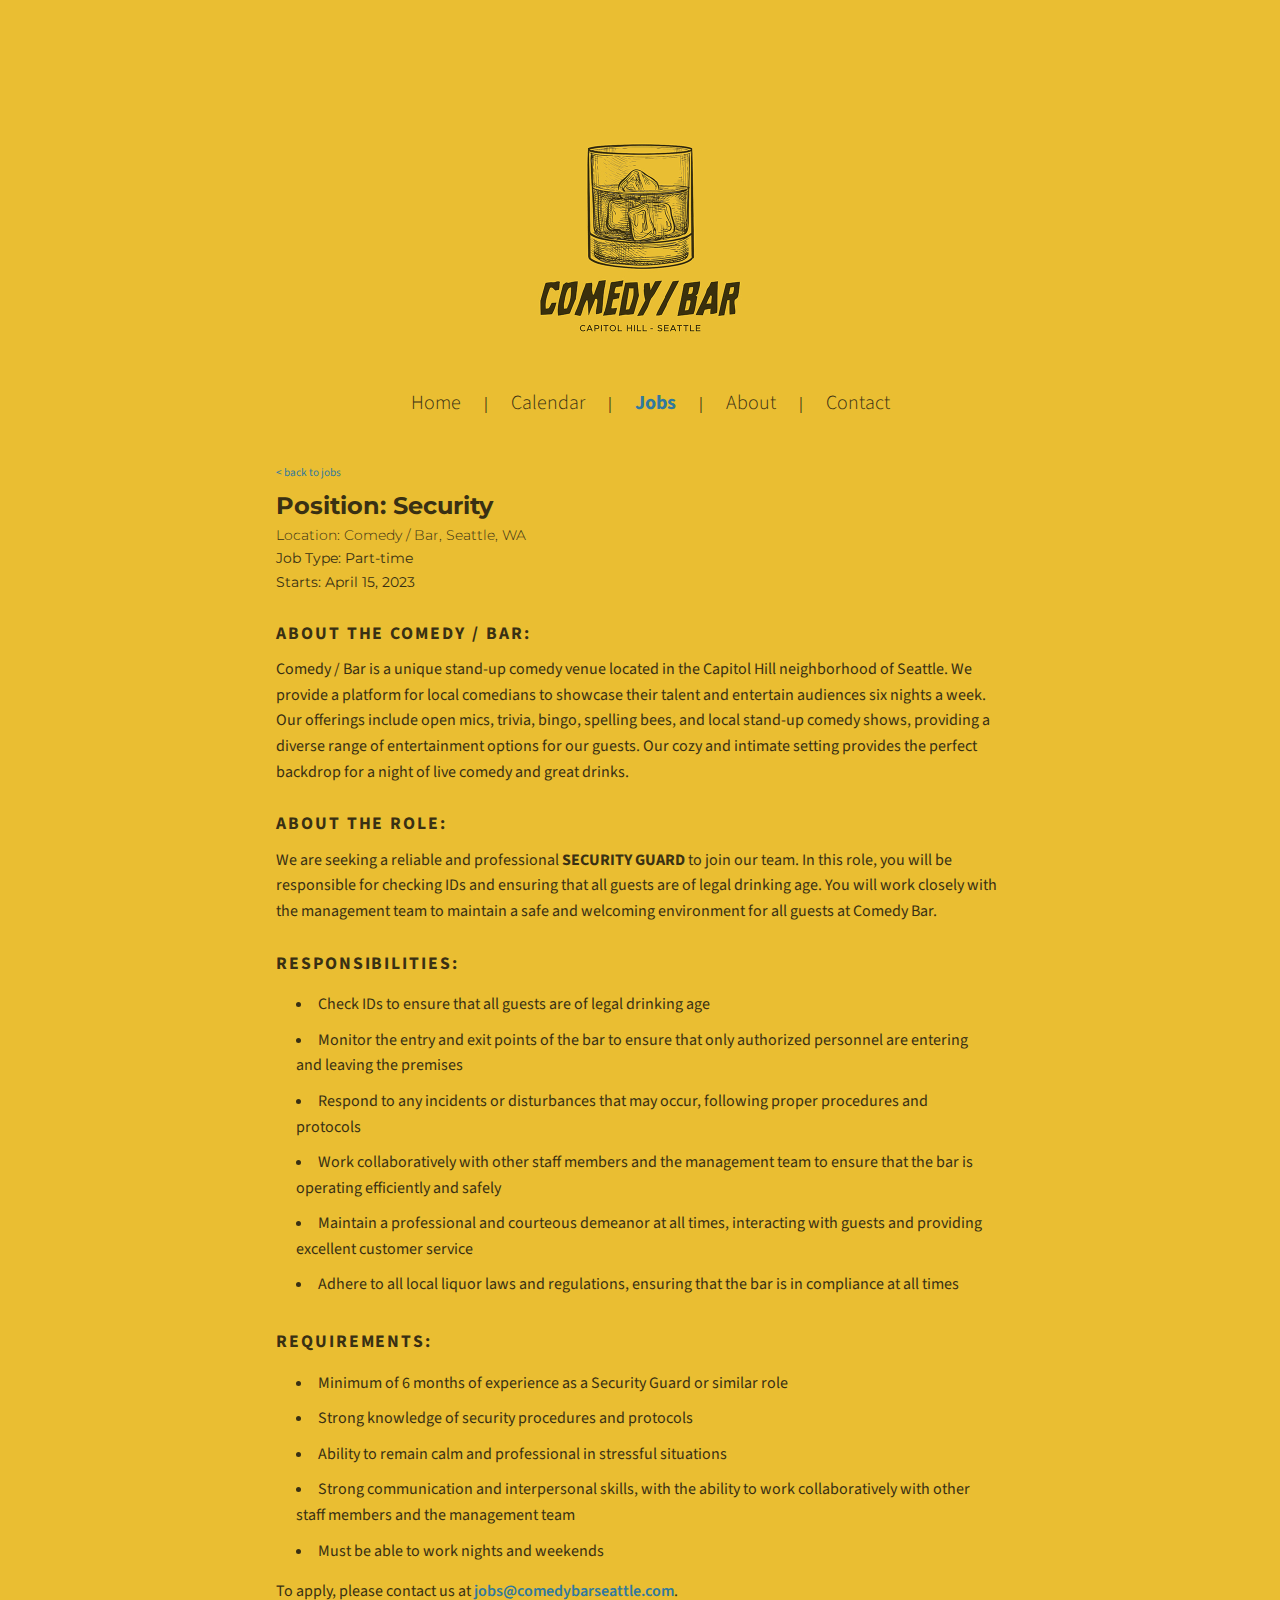
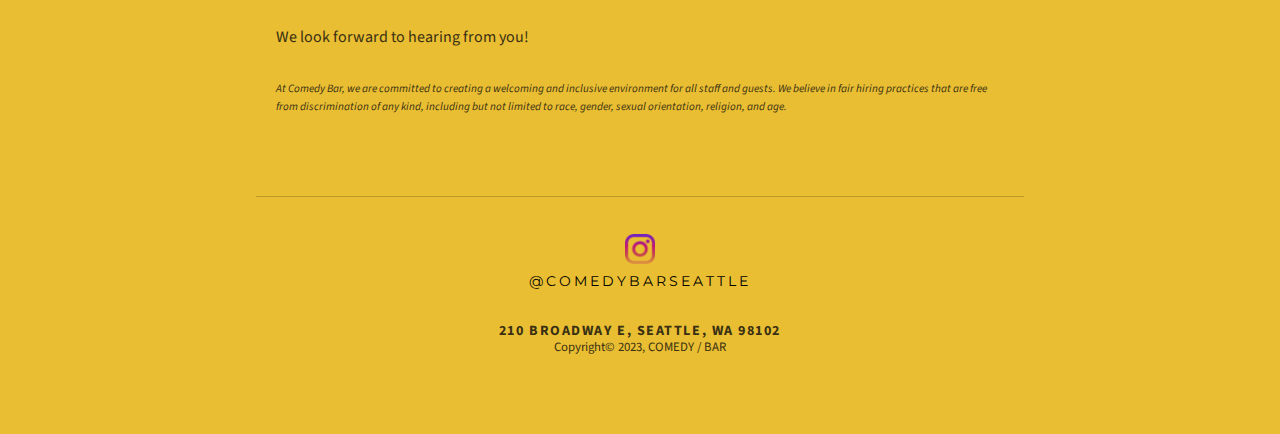
<file: jobs/security.html>
<!DOCTYPE html>
<html lang="en">
  <head>
    <meta charset="UTF-8">
    <meta name="viewport" content="width=device-width, initial-scale=1.0">
    <meta http-equiv="X-UA-Compatible" content="ie=edge">

    <!-- Primary Meta Tags -->
    <title>COMEDY BAR SEATTLE - STANDUP COMEDY IN THE HEART OF CAPITOL HILL</title>
    <meta name="title" content="COMEDY BAR SEATTLE">
    <meta name="description" content="Comedy Bar is a unique stand-up comedy themed bar located in Seattle, WA. It offers a lively atmosphere where patrons can enjoy a night of laughter and great drinks. With a focus on stand-up comedy performances by local comedians, Comedy Bar sets itself apart from traditional bars by offering live entertainment six nights a week. The bar serves an extensive selection of draft beer, wine, and delicious cocktails, making it the perfect spot for a night out with friends or a date. Whether you're in the mood for a craft cocktail or a cold beer, Comedy Bar has something for everyone.">

    <!-- Open Graph / Facebook -->
    <meta property="og:type" content="website">
    <meta property="og:url" content="http://comedybarseattle.com/">
    <meta property="og:title" content="COMEDY BAR SEATTLE">
    <meta property="og:description" content="Comedy Bar is a unique stand-up comedy themed bar located in Seattle, WA. It offers a lively atmosphere where patrons can enjoy a night of laughter and great drinks. With a focus on stand-up comedy performances by local comedians, Comedy Bar sets itself apart from traditional bars by offering live entertainment six nights a week. The bar serves an extensive selection of draft beer, wine, and delicious cocktails, making it the perfect spot for a night out with friends or a date. Whether you're in the mood for a craft cocktail or a cold beer, Comedy Bar has something for everyone.">
    <meta property="og:image" content="http://comedybarseattle.com/img/share.png">

    <!-- Twitter -->
    <meta property="twitter:card" content="summary_large_image">
    <meta property="twitter:url" content="http://comedybarseattle.com/">
    <meta property="twitter:title" content="COMEDY BAR SEATTLE">
    <meta property="twitter:description" content="Comedy Bar is a unique stand-up comedy themed bar located in Seattle, WA. It offers a lively atmosphere where patrons can enjoy a night of laughter and great drinks. With a focus on stand-up comedy performances by local comedians, Comedy Bar sets itself apart from traditional bars by offering live entertainment six nights a week. The bar serves an extensive selection of draft beer, wine, and delicious cocktails, making it the perfect spot for a night out with friends or a date. Whether you're in the mood for a craft cocktail or a cold beer, Comedy Bar has something for everyone.">
    <meta property="twitter:image" content="http://comedybarseattle.com/img/share.png">

    <link href="//cdn-images.mailchimp.com/embedcode/classic-071822.css" rel="stylesheet" type="text/css">
    <link rel="stylesheet" href="/reset.css">
    <link rel="stylesheet" href="/main.css">
    <link rel="icon" type="image/x-icon" href="/favicon.ico">
    <link rel="preconnect" href="https://fonts.googleapis.com">
    <link rel="preconnect" href="https://fonts.gstatic.com" crossorigin>
    <link href="https://fonts.googleapis.com/css2?family=Source+Sans+Pro:wght@200;300;400;600;700&display=swap" rel="stylesheet">
    <link href="https://fonts.googleapis.com/css2?family=Montserrat:wght@100;200;300;400;500;600;700&display=swap" rel="stylesheet">
  </head>
  <body>

    <div id="wrapper">
      <div id="content">
        <header id="main_header">

          <div id="main_logo">
            <a href="/"><img src="/img/bar_web2.jpg"  alt="Bar Comedy - a STAND-UP COMEDY bar coming to capitol Hill" /></a>
          </div>


          <nav id="main_navigation">
            <a href="/" class="sans">Home</a> |
            <a href="/calendar">Calendar</a> |
            <a href="/jobs" class="current">Jobs</a>  |
            <a href="/about">About</a> |
            <a href="/contact">Contact</a>
          </nav>
        </header>

        <section>
          <nav id="main_breadcrumb">
            <a href="/jobs/">< back to jobs</a>
          </nav>
          <h2>Position: Security</h2>
          <h3>Location: Comedy / Bar, Seattle, WA</h3>
          <h4>Job Type: Part-time</h4>
          <h4>Starts: April 15, 2023</h4>
          <h5>About the Comedy / Bar:</h5>
          <p>Comedy / Bar is a unique stand-up comedy venue located in the Capitol Hill neighborhood of Seattle. We provide a platform for local comedians to showcase their talent and entertain audiences six nights a week. Our offerings include open mics, trivia, bingo, spelling bees, and local stand-up comedy shows, providing a diverse range of entertainment options for our guests. Our cozy and intimate setting provides the perfect backdrop for a night of live comedy and great drinks.</p>
          <h5>About the Role:</h5>
          <p>We are seeking a reliable and professional <em>Security Guard</em> to join our team. In this role, you will be responsible for checking IDs and ensuring that all guests are of legal drinking age. You will work closely with the management team to maintain a safe and welcoming environment for all guests at Comedy Bar.</p>
          <h5>Responsibilities:</h5>
          <ul>
            <li>Check IDs to ensure that all guests are of legal drinking age</li>
            <li>Monitor the entry and exit points of the bar to ensure that only authorized personnel are entering and leaving the premises</li>
            <li>Respond to any incidents or disturbances that may occur, following proper procedures and protocols</li>
            <li>Work collaboratively with other staff members and the management team to ensure that the bar is operating efficiently and safely</li>
            <li>Maintain a professional and courteous demeanor at all times, interacting with guests and providing excellent customer service</li>
            <li>Adhere to all local liquor laws and regulations, ensuring that the bar is in compliance at all times</li>
          </ul>
          <h5>Requirements:</h5>
          <ul>
            <li>Minimum of 6 months of experience as a Security Guard or similar role</li>
            <li>Strong knowledge of security procedures and protocols</li>
            <li>Ability to remain calm and professional in stressful situations</li>
            <li>Strong communication and interpersonal skills, with the ability to work collaboratively with other staff members and the management team</li>
            <li>Must be able to work nights and weekends</li>
          </ul>
          <p>
            To apply, please contact us at <a href="mailto: jobs@comedybarseattle.com">jobs@comedybarseattle.com</a>.
          </p>
          <p class="thanks">
            We look forward to hearing from you!
          </p>
          <p class="note">
            At Comedy Bar, we are committed to creating a welcoming and inclusive environment for all staff and guests. We believe in fair hiring practices that are free from discrimination of any kind, including but not limited to race, gender, sexual orientation, religion, and age.
          </p>
        </section>
        
        <footer>
          <div id="social">
            <a href="http://instagram.com/comedybarseattle">
              <img src="/img/insta.png" alt="COMEDY / BAR SEATTLE - STANDUP COMEDY IN THE HEART OF CAPITOL HILL"/><br/><span>@comedybarseattle</span>
            </a>
            <h5>210 BROADWAY E, SEATTLE, WA 98102</h5>
          </div>
          Copyright&copy; 2023, COMEDY / BAR
        </footer>
      </div>
    </div>

  </body>
</html>
</file>
<file: styles.css>
body {
  background-color: #eabe32;
  text-align: center;
  font-family: 'Source Sans Pro', sans-serif;
  color: #393013;
}

img.logo {
  width: 60%;
  height: auto;
  margin-top: 120px;
  margin-bottom: 30px;
}

em {
  font-weight: 700;
  text-transform: uppercase;
}

img.logo_small {
  width: 80%;
  height: auto;
  margin-top: 100px;
}

#wrapper {
  width: 100%;
  height: 100%;
  margin: auto;
  min-width: 400px;
  max-width: 1400px;
  text-align: center;
}

#content {
  display: inline-block;
  width: 70%;
}

a {
  text-decoration: none;
}

#social {
  margin: 100px 0;
}

#social img {
  width: 30px;
  height: auto;
  margin: 7px 0;

}

#social span {
  font-family: 'Montserrat', sans-serif;
  font-size: 14px;
  text-transform: uppercase;
  color: black;
  letter-spacing: 3px;
}

#social a {
  margin-bottom: 10px;
}

#cta  {
  font-size: 14px;
  margin-bottom: 10px;
  font-weight: 700;
  text-transform: uppercase;
}

label {
  font-size: 12px;
  margin-top: 0;
  text-transform: uppercase;
}

h4{
  font-size: 25px;
  margin-top: 50px;
  margin-bottom: 5px;
  font-weight: 700;
}

h5{
  font-size: 12px;
  margin-top: 5px;
  margin-bottom: 50px;
}

#newsletter {
  margin: 40px auto;
  width: 60%;
}




/**************************************
 * NAVIGATIONS
**************************************/

#main_header {
  width: 100%;
}

#main_navigation {
  font-size: 15px;
}

#main_navigation a {
  margin: 0 20px;
  font-weight: 600;
  letter-spacing: 0.2px;
  text-transform: uppercase;

  text-decoration: none;
  color: #31799E;
}

#main_navigation a.current {
  font-weight: 700;
  color: #31799E;
}

#main_navigation a:last-child {
  margin-right: 0;
}

.main_text {
    font-size: 16px;
    margin: 30px auto 10px;
    max-width: 600px;
    line-height: 19px;
}


/**************************************
 * MEDIA QUERIES
**************************************/

/* MID SCREENS */
@media (max-width: 1800px) {
  img.logo {
    margin-top: 60px;
    width: 50%;
    max-width: 400px;
  }

  #social {
    margin: 30px 0 0;
  }
}

/* MID SCREENS */
@media (max-width: 900px) {
  img.logo {
    margin-top: 60px;
    width: 70%;
  }

  #social {
    margin: 40px 0 0;
  }

  #main_navigation a {
    font-size: 14px;
    margin: 0 10px;
  }

/* LITTLE SCREENS */
@media (max-width: 600px) {
  img.logo {
    margin-top: 50px;
    width: 100%;
  }

  #newsletter {
    margin: 40px 0 60px;
    width: 100%;
  }

  #social {
    margin: 40px 0 0;
  }

  #main_navigation a {
    font-size: 13px;
    margin: 0 5px;
  }
}
</file>
<file: main.css>
/**************************************************
* MAIN PAGES
**************************************************/
body {
  background-color: #eabe32;
  text-align: center;
  font-family: 'Source Sans Pro', sans-serif;
  color: #393013;
}

a {
  text-decoration: none;
  color: #393013;
}

a:visited {
  color: #393013;
}

.sans {
  font-family: 'Source Sans Pro', sans-serif;
}

.mont {
  font-family: 'Montserrat', sans-serif;
}

.blue {
  color: #31799E !important;
}

.bold {
  color: #31799E !important;
  font-weight: 700;
  text-transform: uppercase;
}

h2 {
  font-family: 'Montserrat', sans-serif;
  font-size: 1.5em;
  font-weight: 700;
  margin: 10px 0;
}

h3 {
  font-family: 'Montserrat', sans-serif;
  font-size: 0.9em;
  font-weight: 300;
  margin: 10px 0;
}

h4 {
  font-family: 'Montserrat', sans-serif;
  font-size: 0.85em;
  margin: 10px 0;
}

h5 {
  font-size: 1.1em;
  margin: 30px 0 15px;
  font-weight: 700;
  letter-spacing: 0.11em;
  text-transform: uppercase;
}

h5:first-of-type {
  margin-top: 35px;
}

em {
  font-weight: 700;
  text-transform: uppercase;
}

#wrapper {
  width: 100%;
  height: 100%;
  min-width: 800px;
  min-height: 800px;

  margin: 80px 0;

  display: flex;
  align-items: top;
  justify-content: center;
}

#content {
  position: relative;
  width: 60%;
  height: 100%;
  margin: 0 auto;
  min-height: 800px;
  max-width: 1400px;
}

#main_logo {
  margin-bottom: 10px;
}

#main_logo img {
  width: 300px;
  height: auto; 
}

#main_header {
  width: 100%;
}

#main_navigation {
}

#main_navigation a {
  font-size: 20px;
  margin: 0 20px;
  font-weight: 300;
}

#main_navigation a.current {
  font-weight: 700;
  color: #31799E;
}

#main_navigation a:last-child {
  margin-right: 0;
}

#main_breadcrumb {
  width: 100%;
  margin-bottom: 15px;
}

#main_breadcrumb a {
  font-size: 0.7em;
  padding: 0 20px 0 0;
  color: #31799E;
}

section {
  text-align: left;
  margin: 50px 0;
  padding: 0 20px;
}

section p {
  margin: 10px 0;
  line-height: 1.6em;
}

section p a {
  color: #31799E;
  font-weight: 600;
  color: #31799E;
}

section p.thanks {
  margin-top: 20px;
}

section p.note {
  margin-top: 30px;
  font-size: 0.7em;
  font-style: italic;
}

section ul {
  margin: 0 20px;
  list-style-position: inside;
}

section ul li {
  list-style-type: disc;
  padding: 5px 0;
  line-height: 1.6em;
}

footer {
  width: 100%;
  border-top: 1px solid #39301340;
  margin-top: 80px;
  padding-top: 20px;
  font-size: 0.8em;
}

footer h5 {
  margin-bottom: 3px;
}

#social {
  margin: 10px 0 2px;
}

#social img {
  width: 30px;
  height: auto;
  margin: 7px 0;

}

#social span {
  font-family: 'Montserrat', sans-serif;
  font-size: 14px;
  text-transform: uppercase;
  color: black;
  letter-spacing: 3px;
}

#social a {
  margin-bottom: 10px;
}

.breadcrumb {
  position: relative;
  font-size: 0.7em;
  margin-bottom: 40px;
}

/* BIG SCREENS */
@media (max-width: 1800px) {
  #wrapper {
  }

  #main_navigation a {
    font-size: 20px;
    margin: 0 20px;
    font-weight: 300;
  }
}

/* MID SCREENS */
@media (max-width: 900px) {
  #wrapper {
    min-width: 400px;
  }

  #main_navigation a {
    font-size: 16px;
    margin: 0 10px;
    font-weight: 300;
  }
}

/* LITTLE SCREENS */
@media (max-width: 600px) {
  #wrapper {
    min-width: 328px;
  }

  #content {
    width: 80%;
  }

  #main_navigation a {
    font-size: 14zpx;
    margin: 0 3px;
    font-weight: 300;
    line-height: 18px;
  }
}
</file>
